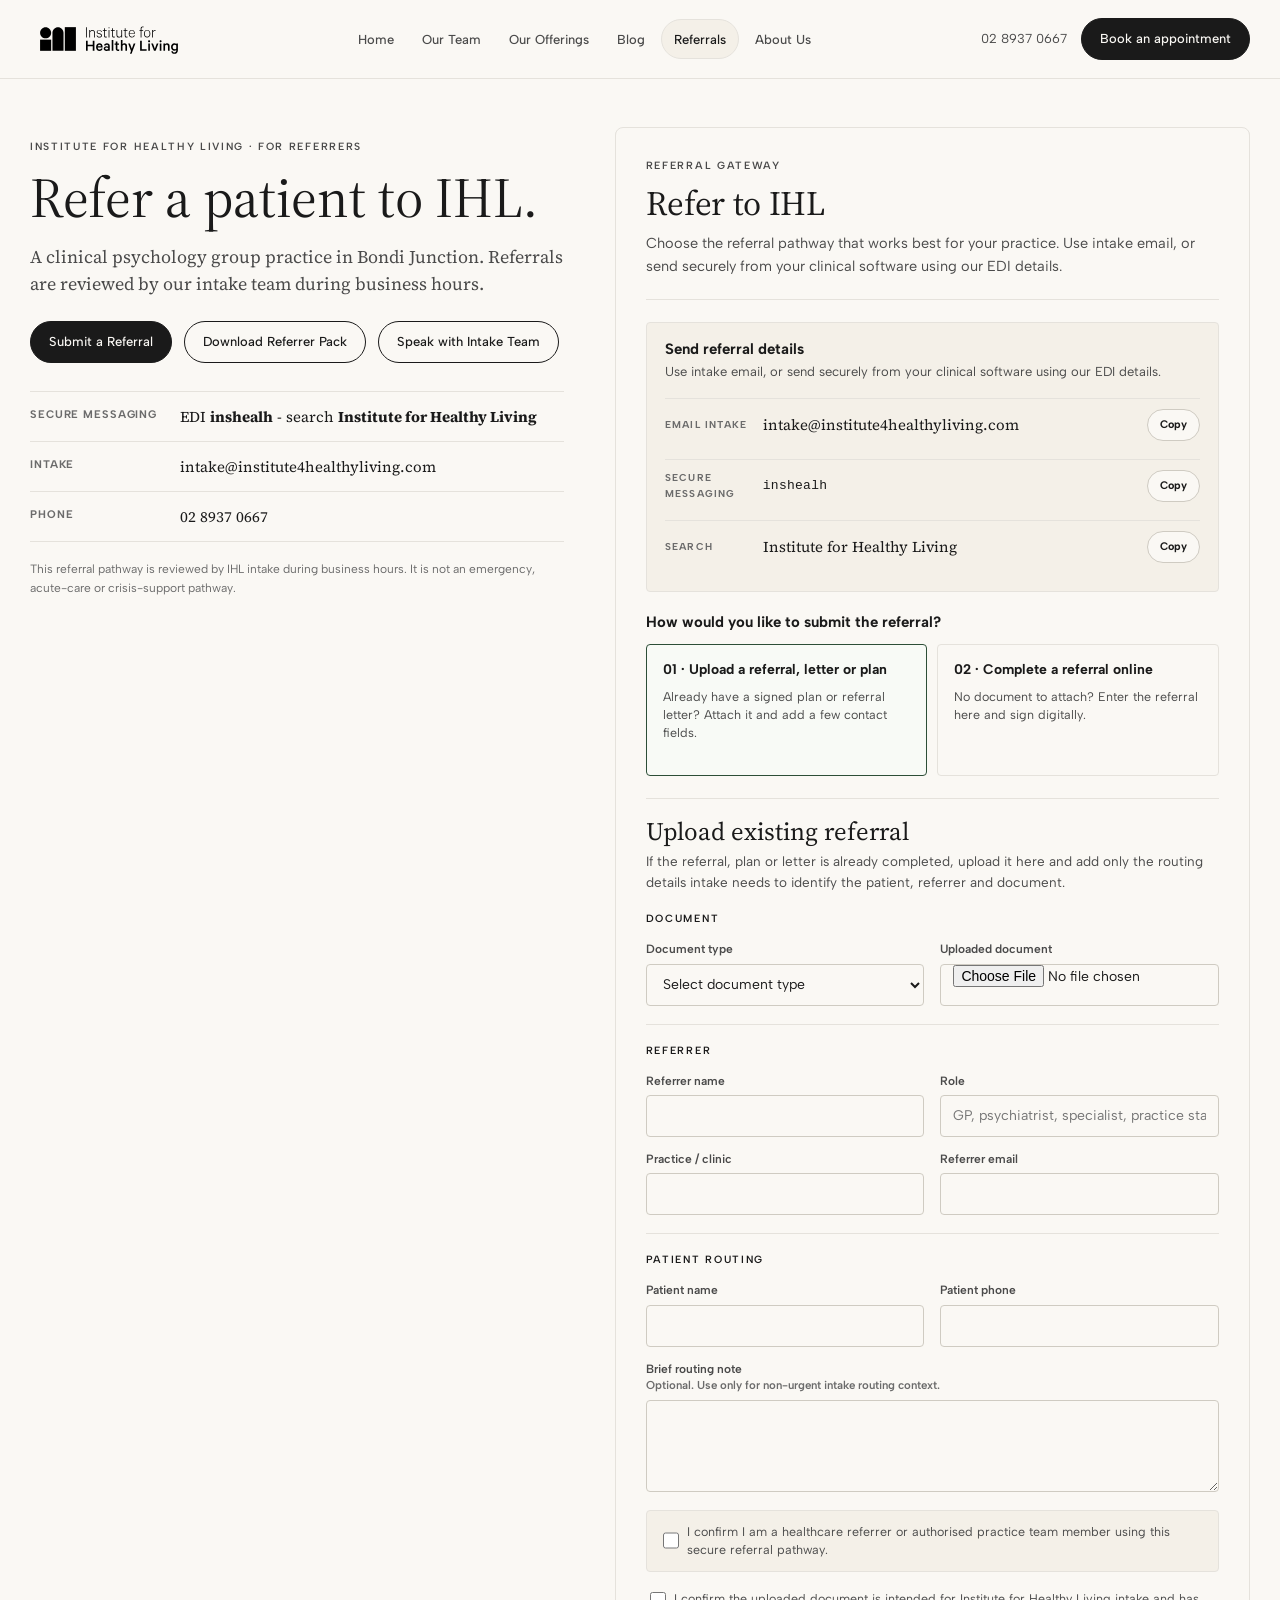
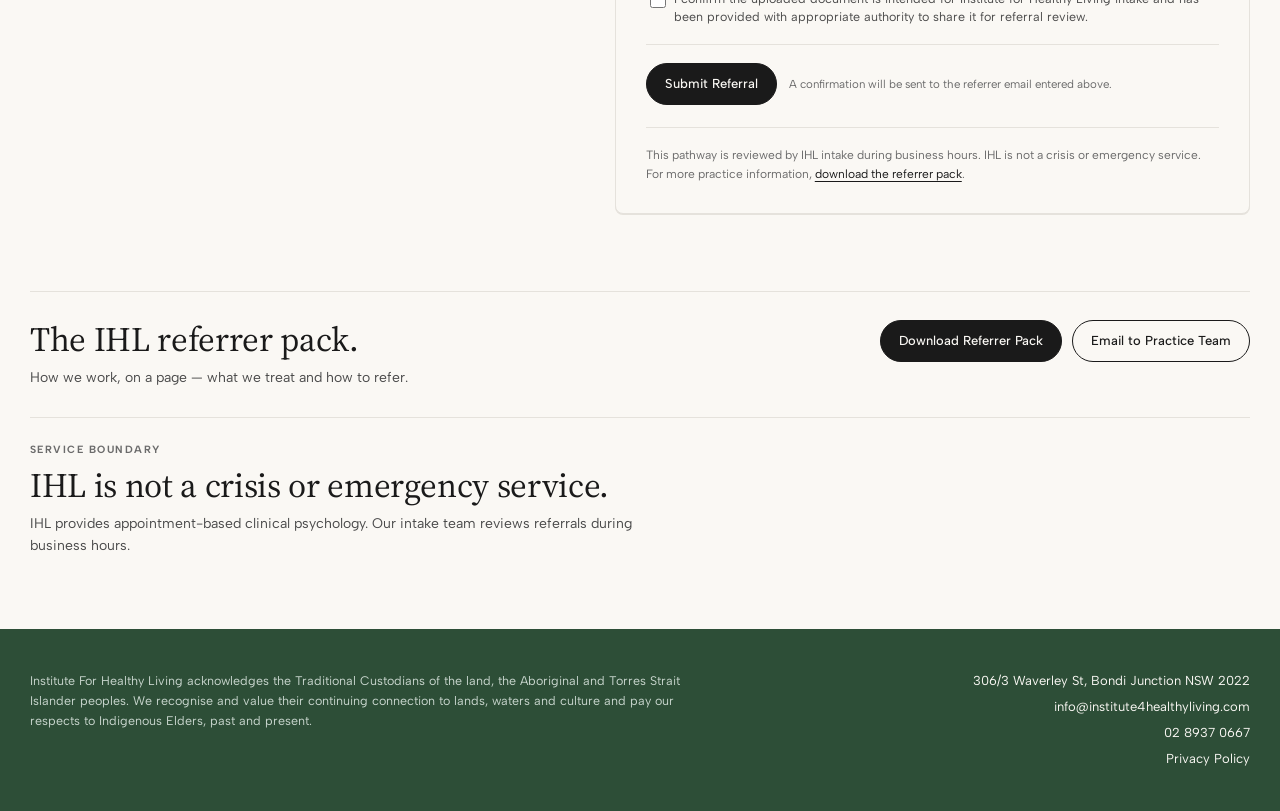
<file: index.html>
<!doctype html>
<html lang="en-AU">
<head>
<meta charset="utf-8" />
<meta name="viewport" content="width=device-width, initial-scale=1" />
<title>Referrals | Institute for Healthy Living</title>
<meta name="description" content="Refer to the Institute for Healthy Living through HealthLink, by uploading an existing referral or plan, or by completing the online referral pathway." />
<link rel="icon" type="image/png" href="IHL_Logomark_Green.png" />
<link rel="stylesheet" href="colors_and_type.css" />
<style>
  html, body { margin: 0; background: var(--ihl-paper); }
  body {
    font-family: var(--sans);
    color: var(--ihl-ink);
    font-size: 16px;
    line-height: 1.55;
  }
  a { color: inherit; }
  button, input, select, textarea { font: inherit; }
  button { cursor: pointer; }

  .skip-link {
    position: absolute;
    left: 16px;
    top: -80px;
    z-index: 100;
    background: var(--ihl-ink);
    color: var(--ihl-paper);
    padding: 10px 14px;
    border-radius: var(--r-2);
    text-decoration: none;
    transition: top var(--dur-fast) var(--ease-standard);
  }
  .skip-link:focus { top: 16px; }

  .site-header {
    position: sticky;
    top: 0;
    z-index: 50;
    background: rgba(250, 248, 244, 0.94);
    backdrop-filter: saturate(140%) blur(12px);
    border-bottom: 1px solid var(--ihl-rule);
  }
  .nav-inner {
    width: min(1220px, calc(100% - 48px));
    min-height: 78px;
    margin: 0 auto;
    display: flex;
    align-items: center;
    justify-content: space-between;
    gap: 24px;
  }
  .brand {
    display: inline-flex;
    align-items: center;
    flex: 0 0 auto;
    text-decoration: none;
  }
  .brand img {
    display: block;
    width: 158px;
    height: auto;
  }
  .primary-nav {
    display: flex;
    align-items: center;
    justify-content: center;
    gap: 4px;
    flex: 1 1 auto;
  }
  .nav-link,
  .nav-group > a {
    display: inline-flex;
    align-items: center;
    min-height: 40px;
    padding: 0 12px;
    border-radius: 999px;
    color: var(--ihl-ink-soft);
    font-size: 13px;
    font-weight: 500;
    line-height: 1;
    text-decoration: none;
    white-space: nowrap;
  }
  .nav-link:hover,
  .nav-group:hover > a,
  .nav-group:focus-within > a {
    color: var(--ihl-ink);
    background: var(--ihl-paper-deep);
  }
  .nav-link.is-active {
    color: var(--ihl-ink);
    background: var(--ihl-paper-deep);
    border: 1px solid var(--ihl-rule);
  }
  .nav-group {
    position: relative;
    display: inline-flex;
  }
  .nav-dropdown {
    position: absolute;
    top: calc(100% + 8px);
    left: 0;
    min-width: 214px;
    display: grid;
    gap: 2px;
    padding: 8px;
    background: var(--ihl-paper);
    border: 1px solid var(--ihl-rule);
    border-radius: var(--r-3);
    box-shadow: var(--shadow-pop);
    opacity: 0;
    pointer-events: none;
    transform: translateY(-4px);
    transition: opacity var(--dur-fast) var(--ease-standard), transform var(--dur-fast) var(--ease-standard);
  }
  .nav-group:hover .nav-dropdown,
  .nav-group:focus-within .nav-dropdown {
    opacity: 1;
    pointer-events: auto;
    transform: translateY(0);
  }
  .nav-dropdown a {
    padding: 10px 12px;
    border-radius: var(--r-2);
    color: var(--ihl-ink-soft);
    font-size: 13px;
    text-decoration: none;
    white-space: nowrap;
  }
  .nav-dropdown a:hover,
  .nav-dropdown a:focus {
    color: var(--ihl-ink);
    background: var(--ihl-paper-deep);
    outline: none;
  }
  .nav-actions {
    display: inline-flex;
    align-items: center;
    gap: 14px;
    flex: 0 0 auto;
  }
  .phone-link {
    color: var(--ihl-ink-soft);
    font-size: 13px;
    text-decoration: none;
    white-space: nowrap;
  }
  .phone-link:hover { color: var(--ihl-ink); }
  .book-link,
  .button-primary,
  .button-secondary {
    display: inline-flex;
    align-items: center;
    justify-content: center;
    min-height: 42px;
    padding: 0 18px;
    border-radius: 999px;
    border: 1px solid var(--ihl-ink);
    font-size: 13px;
    font-weight: 500;
    text-decoration: none;
    transition: background var(--dur-fast) var(--ease-standard), color var(--dur-fast) var(--ease-standard), border-color var(--dur-fast) var(--ease-standard);
  }
  .book-link,
  .button-primary {
    background: var(--ihl-ink);
    color: var(--ihl-paper);
  }
  .book-link:hover,
  .button-primary:hover {
    background: var(--ihl-forest-deep);
    border-color: var(--ihl-forest-deep);
    color: var(--ihl-paper);
  }
  .button-secondary {
    background: transparent;
    color: var(--ihl-ink);
  }
  .button-secondary:hover {
    background: var(--ihl-paper-deep);
    color: var(--ihl-ink);
  }

  .mobile-menu { display: none; }
  .mobile-menu summary {
    list-style: none;
    min-height: 42px;
    padding: 0 14px;
    display: inline-flex;
    align-items: center;
    border: 1px solid var(--ihl-rule-strong);
    border-radius: 999px;
    color: var(--ihl-ink);
    font-size: 13px;
    font-weight: 500;
  }
  .mobile-menu summary::-webkit-details-marker { display: none; }
  .mobile-panel {
    position: absolute;
    left: 24px;
    right: 24px;
    top: 70px;
    display: grid;
    gap: 4px;
    padding: 16px;
    background: var(--ihl-paper);
    border: 1px solid var(--ihl-rule);
    border-radius: var(--r-3);
    box-shadow: var(--shadow-pop);
  }
  .mobile-panel a {
    padding: 10px 12px;
    border-radius: var(--r-2);
    color: var(--ihl-ink-soft);
    font-size: 14px;
    text-decoration: none;
  }
  .mobile-panel a:hover { background: var(--ihl-paper-deep); color: var(--ihl-ink); }
  .mobile-panel .mobile-label {
    padding: 12px 12px 4px;
    color: var(--ihl-ink-mute);
    font-size: 10px;
    font-weight: 700;
    letter-spacing: 0.12em;
    text-transform: uppercase;
  }

  .page {
    width: min(1220px, calc(100% - 48px));
    margin: 0 auto;
  }
  .hero-grid {
    display: grid;
    grid-template-columns: minmax(0, 0.84fr) minmax(420px, 1fr);
    gap: clamp(28px, 4vw, 56px);
    align-items: start;
    padding: clamp(30px, 4vw, 48px) 0 clamp(48px, 6vw, 78px);
  }
  .intro {
    padding-top: 12px;
  }
  .intro .eyebrow,
  .module-eyebrow,
  .section-label {
    font-size: 10.5px;
    font-weight: 600;
    letter-spacing: 0.16em;
    text-transform: uppercase;
    color: var(--ihl-ink-soft);
  }
  .intro h1 {
    max-width: 620px;
    margin: 14px 0 18px;
    font-family: var(--serif);
    font-size: clamp(36px, 4.4vw, 56px);
    font-weight: 400;
    line-height: 1.02;
    letter-spacing: 0;
  }
  .intro .lede {
    max-width: 560px;
    margin: 0 0 24px;
    font-family: var(--serif);
    font-size: clamp(16px, 1.4vw, 19px);
    line-height: 1.48;
    color: var(--ihl-ink-soft);
  }
  .intro-actions {
    display: flex;
    flex-wrap: wrap;
    gap: 12px;
    margin: 0 0 28px;
  }
  .quiet-list {
    display: grid;
    max-width: 560px;
    margin: 0;
    border-top: 1px solid var(--ihl-rule);
  }
  .quiet-row {
    display: grid;
    grid-template-columns: 132px 1fr;
    gap: 18px;
    padding: 14px 0;
    border-bottom: 1px solid var(--ihl-rule);
  }
  .quiet-row dt {
    margin: 0;
    color: var(--ihl-ink-mute);
    font-size: 11px;
    font-weight: 700;
    letter-spacing: 0.08em;
    text-transform: uppercase;
  }
  .quiet-row dd {
    margin: 0;
    color: var(--ihl-ink);
    font-family: var(--serif);
    font-size: 15px;
    line-height: 1.4;
  }
  .quiet-row a {
    color: var(--ihl-ink);
    text-decoration: none;
  }
  .quiet-row a:hover { text-decoration: underline; text-underline-offset: 3px; }
  .boundary-note {
    max-width: 560px;
    margin-top: 18px;
    color: var(--ihl-ink-mute);
    font-size: 12px;
    line-height: 1.55;
  }

  .referral-module {
    background: var(--ihl-paper);
    border: 1px solid var(--ihl-rule);
    border-radius: var(--r-3);
    padding: clamp(20px, 2.7vw, 30px);
    box-shadow: 0 1px 0 var(--ihl-rule);
  }
  .module-head {
    display: grid;
    gap: 10px;
    padding-bottom: 22px;
    border-bottom: 1px solid var(--ihl-rule);
  }
  .module-head h2 {
    margin: 0;
    font-family: var(--serif);
    font-weight: 400;
    font-size: clamp(26px, 2.7vw, 34px);
    line-height: 1.12;
  }
  .module-head p {
    max-width: 560px;
    margin: 0;
    color: var(--ihl-ink-soft);
    font-size: 14.5px;
    line-height: 1.55;
  }
  .referral-details-strip {
    margin: 22px 0;
    padding: 18px;
    background: var(--ihl-paper-deep);
    border: 1px solid var(--ihl-rule);
    border-radius: var(--r-2);
  }
  .referral-details-top {
    display: flex;
    align-items: flex-start;
    justify-content: space-between;
    gap: 18px;
    margin-bottom: 16px;
  }
  .referral-details-top h3 {
    margin: 0 0 4px;
    color: var(--ihl-ink);
    font-family: var(--sans);
    font-size: 15px;
    font-weight: 700;
  }
  .referral-details-top p {
    margin: 0;
    color: var(--ihl-ink-soft);
    font-size: 13px;
    line-height: 1.45;
  }
  .referral-details-grid {
    display: grid;
    gap: 8px;
  }
  .utility-row {
    display: grid;
    grid-template-columns: 86px 1fr auto;
    gap: 12px;
    align-items: center;
    padding: 10px 0;
    border-top: 1px solid var(--ihl-rule);
  }
  .utility-label {
    color: var(--ihl-ink-mute);
    font-size: 10px;
    font-weight: 700;
    letter-spacing: 0.12em;
    text-transform: uppercase;
  }
  .utility-value {
    min-width: 0;
    color: var(--ihl-ink);
    font-family: var(--serif);
    font-size: 15px;
    overflow-wrap: anywhere;
  }
  .utility-value.mono {
    font-family: var(--mono);
    font-size: 13px;
    letter-spacing: 0.02em;
  }
  .copy-btn {
    min-height: 32px;
    padding: 0 12px;
    border: 1px solid var(--ihl-rule-strong);
    border-radius: 999px;
    background: var(--ihl-paper);
    color: var(--ihl-ink);
    font-size: 11px;
    font-weight: 700;
  }
  .copy-btn:hover {
    border-color: var(--ihl-ink);
  }

  .route-selector {
    display: grid;
    gap: 12px;
    margin-bottom: 22px;
  }
  .route-selector h3 {
    margin: 0;
    color: var(--ihl-ink);
    font-size: 15px;
    font-weight: 700;
  }
  .route-options {
    display: grid;
    grid-template-columns: repeat(2, minmax(0, 1fr));
    gap: 10px;
  }
  .route-option {
    min-height: 132px;
    display: grid;
    align-content: start;
    gap: 10px;
    padding: 16px;
    border: 1px solid var(--ihl-rule);
    border-radius: var(--r-2);
    background: var(--ihl-paper);
    color: var(--ihl-ink);
    font-size: 14px;
    line-height: 1.4;
    text-align: left;
  }
  .route-option:hover,
  .route-option.is-active {
    border-color: var(--ihl-forest);
    background: #f8faf6;
  }
  .route-option strong {
    display: block;
    font-size: 14px;
    line-height: 1.25;
  }
  .route-option span {
    display: block;
    color: var(--ihl-ink-soft);
    font-size: 12.5px;
    line-height: 1.45;
  }

  .route-form {
    display: none;
    gap: 18px;
    padding-top: 18px;
    border-top: 1px solid var(--ihl-rule);
  }
  .route-form.is-active { display: grid; }
  .form-intro {
    display: grid;
    gap: 6px;
  }
  .form-intro h3 {
    margin: 0;
    font-family: var(--serif);
    font-size: 25px;
    font-weight: 400;
    line-height: 1.15;
  }
  .form-intro p {
    margin: 0;
    color: var(--ihl-ink-soft);
    font-size: 13.5px;
    line-height: 1.55;
  }
  .form-section {
    display: grid;
    grid-template-columns: repeat(2, minmax(0, 1fr));
    gap: 14px 16px;
  }
  .form-section + .form-section {
    padding-top: 18px;
    border-top: 1px solid var(--ihl-rule);
  }
  .section-label {
    grid-column: 1 / -1;
    color: var(--ihl-ink);
  }
  .field {
    display: grid;
    gap: 6px;
  }
  .field.full { grid-column: 1 / -1; }
  .field label,
  .field-label {
    color: var(--ihl-ink-soft);
    font-size: 12px;
    font-weight: 600;
    line-height: 1.35;
  }
  .field small {
    display: block;
    color: var(--ihl-ink-mute);
    font-size: 11.5px;
    line-height: 1.45;
    text-transform: none;
    letter-spacing: 0;
  }
  input,
  select,
  textarea {
    width: 100%;
    min-width: 0;
    border: 1px solid var(--ihl-rule-strong);
    border-radius: var(--r-2);
    background: var(--ihl-paper);
    color: var(--ihl-ink);
    font-size: 14px;
    line-height: 1.4;
  }
  input,
  select {
    min-height: 42px;
    padding: 0 12px;
  }
  textarea {
    min-height: 92px;
    padding: 12px;
    line-height: 1.5;
    resize: vertical;
  }
  input:focus,
  select:focus,
  textarea:focus {
    outline: 2px solid rgba(45, 78, 55, 0.18);
    border-color: var(--ihl-forest);
  }
  .check-grid {
    display: grid;
    grid-template-columns: repeat(2, minmax(0, 1fr));
    gap: 8px;
  }
  .check-card {
    display: flex;
    align-items: flex-start;
    gap: 9px;
    min-height: 42px;
    padding: 10px;
    border: 1px solid var(--ihl-rule);
    border-radius: var(--r-2);
    background: var(--ihl-paper);
    color: var(--ihl-ink-soft);
    font-size: 12.5px;
    line-height: 1.35;
  }
  .check-card input {
    width: 16px;
    min-height: 16px;
    margin-top: 1px;
    flex: 0 0 auto;
  }
  .ack {
    display: grid;
    grid-template-columns: 18px 1fr;
    gap: 10px;
    align-items: flex-start;
    color: var(--ihl-ink-soft);
    font-size: 12.5px;
    line-height: 1.45;
  }
  .ack input {
    width: 16px;
    min-height: 16px;
    margin-top: 2px;
  }
  .security-row {
    display: grid;
    grid-template-columns: 18px 1fr;
    gap: 10px;
    padding: 12px;
    border: 1px solid var(--ihl-rule);
    border-radius: var(--r-2);
    background: var(--ihl-paper-deep);
    color: var(--ihl-ink-soft);
    font-size: 12.5px;
    line-height: 1.45;
  }
  .security-row input {
    width: 16px;
    min-height: 16px;
    margin-top: 2px;
  }
  .form-actions {
    display: flex;
    flex-wrap: wrap;
    align-items: center;
    gap: 12px;
    padding-top: 18px;
    border-top: 1px solid var(--ihl-rule);
  }
  .form-actions .form-meta {
    color: var(--ihl-ink-mute);
    font-size: 11.5px;
    line-height: 1.45;
  }
  .form-status {
    display: none;
    padding: 12px 14px;
    border-radius: var(--r-2);
    font-size: 12.5px;
    line-height: 1.45;
  }
  .form-status.is-on { display: block; }
  .form-status.is-error {
    background: #fff8f3;
    border: 1px solid #e7c8b5;
    color: #6f2c1f;
  }
  .form-status.is-info {
    background: var(--ihl-paper-deep);
    border: 1px solid var(--ihl-rule-strong);
    color: var(--ihl-ink-soft);
  }
  .hp {
    display: none !important;
  }
  .module-footer {
    margin-top: 22px;
    padding-top: 18px;
    border-top: 1px solid var(--ihl-rule);
    color: var(--ihl-ink-mute);
    font-size: 12px;
    line-height: 1.55;
  }
  .module-footer a {
    color: var(--ihl-ink);
    text-decoration: underline;
    text-underline-offset: 3px;
  }

  .pack-section {
    padding: 0 0 72px;
  }
  .pack-grid {
    display: grid;
    grid-template-columns: minmax(0, 1fr) auto;
    gap: 24px;
    align-items: start;
    border-top: 1px solid var(--ihl-rule);
    padding: 28px 0;
    border-bottom: 1px solid var(--ihl-rule);
  }
  .pack-content {
    display: grid;
    gap: 8px;
  }
  .pack-content h2,
  .emergency-boundary h2 {
    margin: 0;
    font-family: var(--serif);
    font-size: clamp(26px, 3vw, 34px);
    font-weight: 400;
    line-height: 1.15;
    color: var(--ihl-ink);
  }
  .pack-content p,
  .emergency-boundary p {
    margin: 0;
    color: var(--ihl-ink-soft);
    font-size: 14px;
    line-height: 1.55;
  }
  .pack-actions {
    display: flex;
    flex-wrap: wrap;
    justify-content: flex-end;
    gap: 10px;
  }
  .emergency-boundary {
    display: grid;
    gap: 8px;
    padding: 24px 0 0;
  }
  .emergency-boundary .boundary-label {
    color: var(--ihl-ink-mute);
    font-size: 10.5px;
    font-weight: 700;
    letter-spacing: 0.14em;
    text-transform: uppercase;
  }

  .site-footer {
    background: var(--ihl-forest);
    color: var(--ihl-on-forest);
  }
  .footer-inner {
    width: min(1220px, calc(100% - 48px));
    margin: 0 auto;
    padding: 42px 0;
    display: grid;
    grid-template-columns: 1fr auto;
    gap: 24px;
    align-items: start;
  }
  .footer-inner p {
    max-width: 680px;
    margin: 0;
    color: var(--ihl-on-forest-mute);
    font-size: 12.5px;
    line-height: 1.6;
  }
  .footer-links {
    display: grid;
    gap: 6px;
    justify-items: end;
    color: var(--ihl-on-forest);
    font-size: 13px;
  }
  .footer-links a {
    color: inherit;
    text-decoration: none;
  }
  .footer-links a:hover {
    text-decoration: underline;
    text-underline-offset: 3px;
  }

  @media (max-width: 1060px) {
    .primary-nav,
    .nav-actions { display: none; }
    .mobile-menu { display: block; }
    .nav-inner { min-height: 70px; }
    .hero-grid {
      grid-template-columns: 1fr;
      gap: 34px;
    }
  }
  @media (max-width: 720px) {
    .nav-inner,
    .page,
    .footer-inner {
      width: min(100% - 32px, 1220px);
    }
    .brand img { width: 138px; }
    .hero-grid {
      gap: 18px;
      padding: 10px 0 48px;
    }
    .intro {
      padding-top: 0;
    }
    .intro h1 {
      font-size: 34px;
    }
    .intro .lede {
      font-size: 16px;
      margin-bottom: 18px;
    }
    .intro-actions {
      gap: 8px;
      margin-bottom: 12px;
    }
    .intro-actions .button-primary,
    .intro-actions .button-secondary {
      min-height: 38px;
      padding: 0 14px;
    }
    .quiet-list,
    .boundary-note {
      display: none;
    }
    .module-head h2 {
      font-size: 27px;
    }
    .module-head {
      gap: 8px;
      padding-bottom: 16px;
    }
    .module-head p {
      font-size: 13px;
    }
    .referral-details-top p {
      display: none;
    }
    .referral-details-top h3 {
      font-size: 14px;
    }
    .referral-details-strip {
      margin: 14px 0;
      padding: 12px;
    }
    .referral-details-top {
      margin-bottom: 4px;
    }
    .referral-details-grid {
      gap: 0;
    }
    .utility-row {
      grid-template-columns: minmax(0, 1fr) auto;
      gap: 4px 10px;
      padding: 7px 0;
    }
    .utility-label {
      grid-column: 1 / -1;
      font-size: 9px;
    }
    .utility-value {
      font-size: 14px;
    }
    .utility-value.mono {
      font-size: 13px;
    }
    .copy-btn {
      min-height: 28px;
      padding: 0 10px;
    }
    .form-intro h3 {
      font-size: 22px;
    }
    .route-options,
    .form-section,
    .pack-grid,
    .footer-inner {
      grid-template-columns: 1fr;
    }
    .route-option { min-height: auto; }
    .quiet-row {
      grid-template-columns: 1fr;
      gap: 6px;
    }
    .copy-btn { justify-self: start; }
    .check-grid { grid-template-columns: 1fr; }
    .pack-actions { justify-content: flex-start; }
    .footer-links { justify-items: start; }
  }
</style>
</head>
<body>
<a class="skip-link" href="#referral-module">Skip to referral options</a>

<header class="site-header">
  <div class="nav-inner">
    <a class="brand" href="https://www.institute4healthyliving.com/" aria-label="Institute for Healthy Living home">
      <img src="assets/logo/IHL_Logo_Black.svg" alt="Institute for Healthy Living" />
    </a>

    <nav class="primary-nav" aria-label="Primary">
      <a class="nav-link" href="https://www.institute4healthyliving.com/">Home</a>
      <a class="nav-link" href="https://www.institute4healthyliving.com/team">Our Team</a>
      <div class="nav-group">
        <a href="https://www.institute4healthyliving.com/our-offering" aria-haspopup="true">Our Offerings</a>
        <div class="nav-dropdown" aria-label="Our Offerings submenu">
          <a href="https://www.institute4healthyliving.com/our-offering#who-we-support">Who We Support</a>
          <a href="https://www.institute4healthyliving.com/our-offering#what-we-support">What We Support</a>
          <a href="https://www.institute4healthyliving.com/our-offering#how-we-support">How We Support</a>
          <a href="https://www.institute4healthyliving.com/fees-and-rates">Fees &amp; Rebates</a>
        </div>
      </div>
      <a class="nav-link" href="https://www.institute4healthyliving.com/blog">Blog</a>
      <a class="nav-link is-active" href="https://www.institute4healthyliving.com/referrals">Referrals</a>
      <div class="nav-group">
        <a href="https://www.institute4healthyliving.com/about-us" aria-haspopup="true">About Us</a>
        <div class="nav-dropdown" aria-label="About Us submenu">
          <a href="https://www.institute4healthyliving.com/about-us#leadership-team">Administration Team</a>
          <a href="https://www.institute4healthyliving.com/about-us#our-values">Our Values</a>
          <a href="https://www.institute4healthyliving.com/careers">Work With Us</a>
        </div>
      </div>
    </nav>

    <div class="nav-actions">
      <a class="phone-link" href="tel:+61289370667">02 8937 0667</a>
      <a class="book-link" href="https://www.institute4healthyliving.com/get-support">Book an appointment</a>
    </div>

    <details class="mobile-menu">
      <summary>Menu</summary>
      <nav class="mobile-panel" aria-label="Mobile primary">
        <a href="https://www.institute4healthyliving.com/">Home</a>
        <a href="https://www.institute4healthyliving.com/team">Our Team</a>
        <a href="https://www.institute4healthyliving.com/our-offering">Our Offerings</a>
        <span class="mobile-label">Our Offerings</span>
        <a href="https://www.institute4healthyliving.com/our-offering#who-we-support">Who We Support</a>
        <a href="https://www.institute4healthyliving.com/our-offering#what-we-support">What We Support</a>
        <a href="https://www.institute4healthyliving.com/our-offering#how-we-support">How We Support</a>
        <a href="https://www.institute4healthyliving.com/fees-and-rates">Fees &amp; Rebates</a>
        <a href="https://www.institute4healthyliving.com/blog">Blog</a>
        <a href="https://www.institute4healthyliving.com/referrals">Referrals</a>
        <a href="https://www.institute4healthyliving.com/about-us">About Us</a>
        <span class="mobile-label">About Us</span>
        <a href="https://www.institute4healthyliving.com/about-us#leadership-team">Administration Team</a>
        <a href="https://www.institute4healthyliving.com/about-us#our-values">Our Values</a>
        <a href="https://www.institute4healthyliving.com/careers">Work With Us</a>
        <a href="tel:+61289370667">02 8937 0667</a>
        <a href="https://www.institute4healthyliving.com/get-support">Book an appointment</a>
      </nav>
    </details>
  </div>
</header>

<main id="main" class="page">
  <section class="hero-grid" aria-labelledby="page-title">
    <div class="intro">
      <div class="eyebrow">Institute for Healthy Living · For referrers</div>
      <h1 id="page-title">Refer a patient to IHL.</h1>
      <p class="lede">A clinical psychology group practice in Bondi Junction. Referrals are reviewed by our intake team during business hours.</p>

      <div class="intro-actions">
        <a class="button-primary" href="#referral-module">Submit a Referral</a>
        <a class="button-secondary" href="referrer-pack.pdf" download data-ihl="pack-download">Download Referrer Pack</a>
        <a class="button-secondary" href="tel:+61289370667">Speak with Intake Team</a>
      </div>

      <dl class="quiet-list" aria-label="Referral contact details">
        <div class="quiet-row">
          <dt>Secure messaging</dt>
          <dd>EDI <strong>inshealh</strong> - search <strong>Institute for Healthy Living</strong></dd>
        </div>
        <div class="quiet-row">
          <dt>Intake</dt>
          <dd><a href="mailto:intake@institute4healthyliving.com">intake@institute4healthyliving.com</a></dd>
        </div>
        <div class="quiet-row">
          <dt>Phone</dt>
          <dd><a href="tel:+61289370667">02 8937 0667</a></dd>
        </div>
      </dl>

      <p class="boundary-note">This referral pathway is reviewed by IHL intake during business hours. It is not an emergency, acute-care or crisis-support pathway.</p>
    </div>

    <section class="referral-module" id="referral-module" aria-labelledby="module-title">
      <header class="module-head">
        <div class="module-eyebrow">Referral gateway</div>
        <h2 id="module-title">Refer to IHL</h2>
        <p>Choose the referral pathway that works best for your practice. Use intake email, or send securely from your clinical software using our EDI details.</p>
      </header>

      <div class="referral-details-strip" aria-labelledby="referral-details-title">
        <div class="referral-details-top">
          <div>
            <h3 id="referral-details-title">Send referral details</h3>
            <p>Use intake email, or send securely from your clinical software using our EDI details.</p>
          </div>
        </div>
        <div class="referral-details-grid">
          <div class="utility-row">
            <span class="utility-label">Email intake</span>
            <span class="utility-value" id="intake-email">intake@institute4healthyliving.com</span>
            <button class="copy-btn" type="button" data-copy="intake@institute4healthyliving.com">Copy</button>
          </div>
          <div class="utility-row">
            <span class="utility-label">Secure messaging</span>
            <span class="utility-value mono" id="edi-value">inshealh</span>
            <button class="copy-btn" type="button" data-copy="inshealh">Copy</button>
          </div>
          <div class="utility-row">
            <span class="utility-label">Search</span>
            <span class="utility-value">Institute for Healthy Living</span>
            <button class="copy-btn" type="button" data-copy="Institute for Healthy Living">Copy</button>
          </div>
        </div>
      </div>

      <div class="route-selector" aria-labelledby="route-title">
        <h3 id="route-title">How would you like to submit the referral?</h3>
        <div class="route-options" role="tablist" aria-label="Referral submission route">
          <button class="route-option is-active" type="button" role="tab" aria-selected="true" aria-controls="upload-form" id="upload-tab" data-route="upload">
            <strong>01 · Upload a referral, letter or plan</strong>
            <span>Already have a signed plan or referral letter? Attach it and add a few contact fields.</span>
          </button>
          <button class="route-option" type="button" role="tab" aria-selected="false" aria-controls="online-form" id="online-tab" data-route="online">
            <strong>02 · Complete a referral online</strong>
            <span>No document to attach? Enter the referral here and sign digitally.</span>
          </button>
        </div>
      </div>

      <form class="route-form is-active" id="upload-form" data-route-form="upload" aria-labelledby="upload-heading" novalidate>
        <input type="hidden" name="submission_route" value="upload_existing_document" />
        <input type="hidden" name="security_label" value="confidential_referral_intake" />
        <div class="form-intro">
          <h3 id="upload-heading">Upload existing referral</h3>
          <p>If the referral, plan or letter is already completed, upload it here and add only the routing details intake needs to identify the patient, referrer and document.</p>
        </div>

        <div class="form-section">
          <div class="section-label">Document</div>
          <div class="field">
            <label for="upload-document-type">Document type</label>
            <select id="upload-document-type" name="document_type" required>
              <option value="">Select document type</option>
              <option>MHTP</option>
              <option>EDTP</option>
              <option>CDM</option>
              <option>PAMP</option>
              <option>Psychiatrist Referral Letter</option>
              <option>Paediatrician Referral Letter</option>
            </select>
          </div>
          <div class="field">
            <label for="upload-attachment">Uploaded document</label>
            <input id="upload-attachment" name="attachment" type="file" accept=".pdf,.doc,.docx,.jpg,.jpeg,.png" required />
          </div>
        </div>

        <div class="form-section">
          <div class="section-label">Referrer</div>
          <div class="field">
            <label for="upload-referrer-name">Referrer name</label>
            <input id="upload-referrer-name" name="referrer_name" type="text" autocomplete="name" required />
          </div>
          <div class="field">
            <label for="upload-referrer-role">Role</label>
            <input id="upload-referrer-role" name="referrer_role" type="text" placeholder="GP, psychiatrist, specialist, practice staff" required />
          </div>
          <div class="field">
            <label for="upload-practice">Practice / clinic</label>
            <input id="upload-practice" name="practice" type="text" required />
          </div>
          <div class="field">
            <label for="upload-referrer-email">Referrer email</label>
            <input id="upload-referrer-email" name="referrer_email" type="email" autocomplete="email" required />
          </div>
        </div>

        <div class="form-section">
          <div class="section-label">Patient routing</div>
          <div class="field">
            <label for="upload-patient-name">Patient name</label>
            <input id="upload-patient-name" name="patient_name" type="text" required />
          </div>
          <div class="field">
            <label for="upload-patient-phone">Patient phone</label>
            <input id="upload-patient-phone" name="patient_phone" type="tel" autocomplete="tel" required />
          </div>
          <div class="field full">
            <label for="upload-note">Brief routing note <small>Optional. Use only for non-urgent intake routing context.</small></label>
            <textarea id="upload-note" name="routing_note" rows="3"></textarea>
          </div>
        </div>

        <label class="security-row">
          <input type="checkbox" name="human_check" required />
          <span>I confirm I am a healthcare referrer or authorised practice team member using this secure referral pathway.</span>
        </label>
        <label class="ack">
          <input type="checkbox" name="acknowledgement" required />
          <span>I confirm the uploaded document is intended for Institute for Healthy Living intake and has been provided with appropriate authority to share it for referral review.</span>
        </label>
        <div class="hp" aria-hidden="true">
          <label>Leave blank <input type="text" name="website" tabindex="-1" autocomplete="off" /></label>
        </div>
        <div class="form-status" role="alert"></div>
        <div class="form-actions">
          <button class="button-primary" type="submit">Submit Referral</button>
          <span class="form-meta">A confirmation will be sent to the referrer email entered above.</span>
        </div>
      </form>

      <form class="route-form" id="online-form" data-route-form="online" aria-labelledby="online-heading" novalidate>
        <input type="hidden" name="submission_route" value="complete_referral_online" />
        <input type="hidden" name="security_label" value="confidential_referral_intake" />
        <input type="hidden" name="signature_timestamp_local" data-signature-timestamp />
        <div class="form-intro">
          <h3 id="online-heading">Complete referral online</h3>
          <p>Use this option when you want the secure online form to carry the referral details.</p>
        </div>

        <div class="form-section">
          <div class="section-label">Patient</div>
          <div class="field">
            <label for="online-patient-name">Patient name</label>
            <input id="online-patient-name" name="patient_name" type="text" required />
          </div>
          <div class="field">
            <label for="online-dob">Date of birth</label>
            <input id="online-dob" name="dob" type="date" required />
          </div>
          <div class="field">
            <label for="online-address">Address / suburb</label>
            <input id="online-address" name="address_suburb" type="text" required />
          </div>
          <div class="field">
            <label for="online-phone">Patient phone</label>
            <input id="online-phone" name="patient_phone" type="tel" required />
          </div>
        </div>

        <div class="form-section">
          <div class="section-label">Referral details</div>
          <div class="field">
            <label for="online-referral-date">Referral date</label>
            <input id="online-referral-date" name="referral_date" type="date" required />
          </div>
          <div class="field">
            <label for="online-plan-type">Plan / referral type</label>
            <select id="online-plan-type" name="plan_type" required>
              <option value="">Select type</option>
              <option>MHTP</option>
              <option>PAMP</option>
              <option>EDTP</option>
              <option>CDM</option>
              <option>Psychiatrist Referral Letter</option>
              <option>Paediatrician Referral Letter</option>
              <option>Private / no plan</option>
              <option>Other</option>
            </select>
          </div>
          <div class="field">
            <label for="online-sessions">Sessions requested or remaining</label>
            <input id="online-sessions" name="sessions_requested_or_remaining" type="text" placeholder="e.g. 6 sessions requested" required />
          </div>
          <div class="field">
            <span class="field-label">Therapy type</span>
            <div class="check-grid" data-required-group="therapy_type">
              <label class="check-card"><input type="checkbox" name="therapy_type" value="Individual" /> Individual</label>
              <label class="check-card"><input type="checkbox" name="therapy_type" value="Couples" /> Couples</label>
              <label class="check-card"><input type="checkbox" name="therapy_type" value="Parenting / family context" /> Parenting / family context</label>
              <label class="check-card"><input type="checkbox" name="therapy_type" value="Group" /> Group</label>
            </div>
          </div>
        </div>

        <div class="form-section">
          <div class="section-label">Clinical context</div>
          <div class="field full">
            <span class="field-label">Patient concern / risk context</span>
            <small>All referrals are reviewed promptly. This helps intake understand what to notice clinically.</small>
            <div class="check-grid" role="radiogroup" aria-label="Patient concern / risk context">
              <label class="check-card"><input type="radio" name="risk_context" value="none" required /> No additional concern flagged.</label>
              <label class="check-card"><input type="radio" name="risk_context" value="additional" /> Additional clinical context.</label>
              <label class="check-card"><input type="radio" name="risk_context" value="higher" /> Higher clinical concern.</label>
              <label class="check-card"><input type="radio" name="risk_context" value="discussion" /> Referrer discussion requested.</label>
            </div>
          </div>
          <div class="field full">
            <label for="online-presenting">Symptoms / presenting concerns</label>
            <textarea id="online-presenting" name="presenting_concerns" rows="4" required></textarea>
          </div>
          <div class="field full">
            <label for="online-diagnosis">Diagnosis and medications, if known</label>
            <textarea id="online-diagnosis" name="diagnosis_medications" rows="3"></textarea>
          </div>
          <div class="field full">
            <label for="online-risk-note">Brief note for intake <small>Required if additional clinical context, higher clinical concern or referrer discussion is selected, unless an attachment is included.</small></label>
            <textarea id="online-risk-note" name="risk_note" rows="3"></textarea>
          </div>
          <div class="field full">
            <label for="online-attachment">Attach referral / plan / letter <small>Optional here, unless used instead of a risk-context note.</small></label>
            <input id="online-attachment" name="attachment" type="file" accept=".pdf,.doc,.docx,.jpg,.jpeg,.png" />
          </div>
        </div>

        <div class="form-section">
          <div class="section-label">Referrer</div>
          <div class="field">
            <label for="online-provider-number">Provider number</label>
            <input id="online-provider-number" name="provider_number" type="text" required />
          </div>
          <div class="field">
            <label for="online-referrer-name">Referrer name</label>
            <input id="online-referrer-name" name="referrer_name" type="text" autocomplete="name" required />
          </div>
          <div class="field">
            <label for="online-role">Profession / role</label>
            <input id="online-role" name="profession_role" type="text" required />
          </div>
          <div class="field">
            <label for="online-practice">Practice / clinic</label>
            <input id="online-practice" name="practice" type="text" required />
          </div>
          <div class="field">
            <label for="online-email">Referrer email</label>
            <input id="online-email" name="referrer_email" type="email" autocomplete="email" required />
          </div>
          <div class="field">
            <label for="online-referrer-phone">Referrer phone</label>
            <input id="online-referrer-phone" name="referrer_phone" type="tel" required />
          </div>
          <div class="field full">
            <label for="online-signature">Typed / electronic signature</label>
            <input id="online-signature" name="signature" type="text" required />
            <small>By typing your name, you electronically sign this referral. The secure intake workflow records the submission date and time.</small>
          </div>
        </div>

        <label class="security-row">
          <input type="checkbox" name="human_check" required />
          <span>I confirm I am a healthcare referrer or authorised practice team member using this secure referral pathway.</span>
        </label>
        <label class="ack">
          <input type="checkbox" name="acknowledgement" required />
          <span>I confirm this referral is intended for Institute for Healthy Living intake and that the information provided is accurate to the best of my knowledge.</span>
        </label>
        <div class="hp" aria-hidden="true">
          <label>Leave blank <input type="text" name="website" tabindex="-1" autocomplete="off" /></label>
        </div>
        <div class="form-status" role="alert"></div>
        <div class="form-actions">
          <button class="button-primary" type="submit">Submit Referral</button>
          <span class="form-meta">Referral information is submitted securely to IHL intake.</span>
        </div>
      </form>

      <div class="module-footer">
        This pathway is reviewed by IHL intake during business hours. IHL is not a crisis or emergency service. For more practice information, <a href="referrer-pack.pdf" download data-ihl="pack-download">download the referrer pack</a>.
      </div>
    </section>
  </section>

  <section class="pack-section" aria-label="Referrer pack and pathway notes">
    <div class="pack-grid">
      <div class="pack-content">
        <h2>The IHL referrer pack.</h2>
        <p>How we work, on a page — what we treat and how to refer.</p>
      </div>
      <div class="pack-actions">
        <a class="button-primary" href="referrer-pack.pdf" download data-ihl="pack-download">Download Referrer Pack</a>
        <a class="button-secondary" href="mailto:?subject=IHL%20referrer%20information&body=Sharing%20the%20Institute%20for%20Healthy%20Living%20referral%20pathway%3A%0Ahttps%3A%2F%2Fwww.institute4healthyliving.com%2Freferrals">Email to Practice Team</a>
      </div>
    </div>
    <div class="emergency-boundary">
      <div class="boundary-label">Service boundary</div>
      <h2>IHL is not a crisis or emergency service.</h2>
      <p>IHL provides appointment-based clinical psychology. Our intake team reviews referrals during business hours.</p>
    </div>
  </section>
</main>

<footer class="site-footer">
  <div class="footer-inner">
    <p>Institute For Healthy Living acknowledges the Traditional Custodians of the land, the Aboriginal and Torres Strait Islander peoples. We recognise and value their continuing connection to lands, waters and culture and pay our respects to Indigenous Elders, past and present.</p>
    <div class="footer-links">
      <a href="https://maps.app.goo.gl/p14a51c6bTYyn36G9">306/3 Waverley St, Bondi Junction NSW 2022</a>
      <a href="mailto:info@institute4healthyliving.com">info@institute4healthyliving.com</a>
      <a href="tel:+61289370667">02 8937 0667</a>
      <a href="https://www.institute4healthyliving.com/privacy-policy">Privacy Policy</a>
    </div>
  </div>
</footer>

<script>
  (function () {
    var connectedForPublicSubmission = false;
    var disconnectedMessage = 'Online submission is not yet connected on this preview. Please use HealthLink EDI inshealh or email intake@institute4healthyliving.com until the approved secure intake destination is connected in Webflow.';

    document.querySelectorAll('[data-copy]').forEach(function (button) {
      button.addEventListener('click', function () {
        var value = button.getAttribute('data-copy');
        var label = button.textContent;
        if (navigator.clipboard && navigator.clipboard.writeText) {
          navigator.clipboard.writeText(value).catch(function () {});
        }
        button.textContent = 'Copied';
        setTimeout(function () { button.textContent = label; }, 1400);
      });
    });

    var routeButtons = document.querySelectorAll('[data-route]');
    var forms = document.querySelectorAll('[data-route-form]');
    routeButtons.forEach(function (button) {
      button.addEventListener('click', function () {
        var route = button.getAttribute('data-route');
        routeButtons.forEach(function (item) {
          var active = item === button;
          item.classList.toggle('is-active', active);
          item.setAttribute('aria-selected', active ? 'true' : 'false');
        });
        forms.forEach(function (form) {
          form.classList.toggle('is-active', form.getAttribute('data-route-form') === route);
        });
      });
    });

    function status(form, kind, message) {
      var box = form.querySelector('.form-status');
      if (!box) return;
      box.className = 'form-status is-on is-' + kind;
      box.textContent = message;
      box.scrollIntoView({ behavior: 'smooth', block: 'center' });
    }

    function hasChecked(form, name) {
      return !!form.querySelector('input[name="' + name + '"]:checked');
    }

    function fileCount(input) {
      return input && input.files ? input.files.length : 0;
    }

    forms.forEach(function (form) {
      form.addEventListener('submit', function (event) {
        event.preventDefault();

        if (form.elements.website && form.elements.website.value.trim() !== '') {
          return;
        }

        var signatureTimestamp = form.querySelector('[data-signature-timestamp]');
        if (signatureTimestamp) {
          signatureTimestamp.value = new Date().toISOString();
        }

        if (!form.checkValidity()) {
          form.reportValidity();
          return;
        }

        if (form.id === 'online-form') {
          if (!hasChecked(form, 'therapy_type')) {
            status(form, 'error', 'Please select at least one therapy type.');
            return;
          }

          var risk = form.querySelector('input[name="risk_context"]:checked');
          var riskValue = risk ? risk.value : '';
          var note = form.querySelector('#online-risk-note');
          var attachment = form.querySelector('#online-attachment');
          var referrerPhone = form.querySelector('#online-referrer-phone');
          var needsContext = riskValue === 'additional' || riskValue === 'higher' || riskValue === 'discussion';

          if (needsContext && !note.value.trim() && fileCount(attachment) === 0) {
            status(form, 'error', 'Please add a short note for intake or attach the referral, plan or letter.');
            note.focus();
            return;
          }

          if (riskValue === 'discussion' && !referrerPhone.value.trim()) {
            status(form, 'error', 'Please provide a direct referrer phone or mobile number for discussion requests.');
            referrerPhone.focus();
            return;
          }
        }

        if (!connectedForPublicSubmission) {
          status(form, 'info', disconnectedMessage);
          return;
        }

        status(form, 'info', 'Thank you. Your referral has been received by the IHL intake team and will be reviewed during business hours.');
      });
    });
  })();
</script>
</body>
</html>
</file>
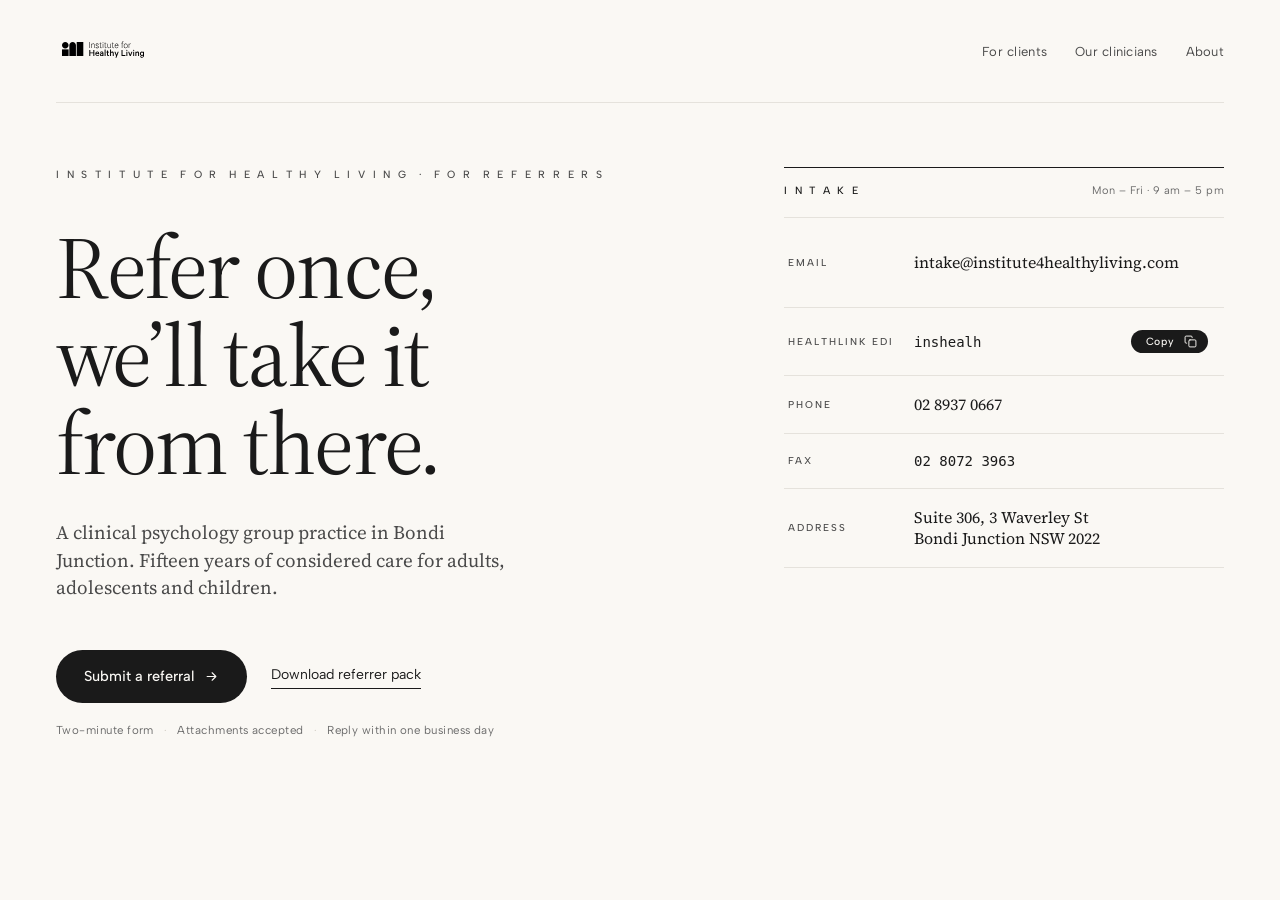
<file: publish/index.html>
<!doctype html>
<html lang="en-AU">
<head>
<meta charset="utf-8" />
<meta name="viewport" content="width=device-width, initial-scale=1" />
<title>For Referrers — Institute for Healthy Living</title>
<meta name="description" content="A clinical psychology group practice in Bondi Junction. Refer once, we'll take it from there. Submit referrals via HealthLink, intake email, fax or the online form." />
<link rel="stylesheet" href="colors_and_type.css" />
<style>
  html, body { margin: 0; background: var(--ihl-paper); }
  body { font-family: var(--sans); color: var(--ihl-ink); }
  .page {
    min-height: 100vh;
    max-width: 1280px;
    margin: 0 auto;
    padding: 36px 56px 56px;
    display: flex; flex-direction: column;
  }
  .nav {
    display: flex; align-items: center; justify-content: space-between;
    padding-bottom: 32px; border-bottom: 1px solid var(--ihl-rule);
  }
  .nav img { height: 26px; }
  .nav nav { display: flex; gap: 28px; }
  .nav nav a {
    text-decoration: none; color: var(--ihl-ink-soft);
    font-size: 13px; letter-spacing: 0.02em;
    transition: color 180ms;
  }
  .nav nav a:hover { color: var(--ihl-ink); }

  .body {
    flex: 1;
    display: grid; grid-template-columns: 1fr 440px; gap: 80px;
    padding-top: 64px;
  }

  .eyebrow {
    font-size: 10.5px; font-weight: 500;
    letter-spacing: 0.22em; color: var(--ihl-ink-soft);
    text-transform: uppercase; margin-bottom: 40px;
  }
  .display {
    font-family: var(--serif);
    font-weight: 400;
    font-size: clamp(56px, 7.2vw, 88px); line-height: 1.0;
    letter-spacing: -0.022em;
    margin: 0 0 32px;
    text-wrap: balance;
  }
  .sub {
    font-family: var(--serif);
    font-size: 19px; line-height: 1.45;
    color: var(--ihl-ink-soft);
    max-width: 460px; margin: 0 0 48px;
  }
  .cta-row { display: flex; align-items: center; gap: 24px; flex-wrap: wrap; }
  .cta {
    display: inline-flex; align-items: center; gap: 10px;
    background: var(--ihl-ink); color: var(--ihl-paper);
    padding: 15px 28px; border-radius: 999px;
    text-decoration: none; font-size: 14.5px; font-weight: 500;
    transition: gap 220ms cubic-bezier(0.2,0,0,1), background 180ms, transform 220ms;
  }
  .cta:hover { background: #000; gap: 14px; }
  .cta:active { transform: scale(0.98); }
  .cta-secondary {
    font-size: 14px; color: var(--ihl-ink);
    text-decoration: none;
    border-bottom: 1px solid var(--ihl-ink);
    padding-bottom: 2px;
    transition: opacity 180ms;
  }
  .cta-secondary:hover { opacity: 0.65; }
  .cta-meta {
    margin-top: 18px;
    display: inline-flex; align-items: center; gap: 10px; flex-wrap: wrap;
    font-size: 11.5px;
    letter-spacing: 0.04em;
    color: var(--ihl-ink-mute);
  }
  .cta-meta .sep { color: var(--ihl-rule-strong); }

  .ledger {
    align-self: start;
    border-top: 1px solid var(--ihl-ink);
  }
  .ledger-head {
    display: flex; justify-content: space-between; align-items: baseline;
    padding: 14px 0 18px;
    border-bottom: 1px solid var(--ihl-rule);
  }
  .ledger-eyebrow {
    font-size: 10.5px; letter-spacing: 0.22em; text-transform: uppercase;
    color: var(--ihl-ink); font-weight: 500;
  }
  .ledger-hours {
    font-size: 11px; color: var(--ihl-ink-mute);
    letter-spacing: 0.04em;
  }
  .row {
    position: relative;
    display: grid;
    grid-template-columns: 110px 1fr auto;
    gap: 16px; align-items: center;
    padding: 18px 12px 18px 4px;
    border-bottom: 1px solid var(--ihl-rule);
    text-decoration: none; color: var(--ihl-ink);
    transition: padding 220ms cubic-bezier(0.2,0,0,1);
    cursor: pointer;
  }
  .row::before {
    content: ""; position: absolute; left: 0; top: 0; bottom: 0;
    width: 0; background: var(--ihl-ink);
    transition: width 220ms cubic-bezier(0.2,0,0,1);
  }
  .row:hover::before { width: 3px; }
  .row:hover { padding-left: 14px; }
  .row--copy { cursor: default; }
  .row--copy:hover { padding-left: 4px; }
  .row--copy:hover::before { width: 0; }
  .row-label {
    font-size: 10px; letter-spacing: 0.2em; text-transform: uppercase;
    color: var(--ihl-ink-soft); font-weight: 500;
  }
  .row-val {
    font-family: var(--serif);
    font-size: 16px; line-height: 1.3;
    color: var(--ihl-ink);
  }
  .row-val--mono {
    font-family: var(--mono, ui-monospace, Menlo, monospace);
    font-size: 14px;
  }
  .row-hint {
    display: inline-flex; align-items: center; gap: 6px;
    font-size: 11px; letter-spacing: 0.06em;
    color: var(--ihl-ink-soft);
    opacity: 0; transform: translateX(-6px);
    transition: opacity 220ms, transform 220ms cubic-bezier(0.2,0,0,1);
  }
  .row:hover .row-hint { opacity: 1; transform: translateX(0); }
  .row--copy .row-hint { opacity: 1; transform: none; }

  /* copy chip */
  .edi-copy {
    display: inline-flex; align-items: center; gap: 8px;
    background: transparent; border: 0;
    padding: 4px 4px 4px 10px; border-radius: 999px;
    cursor: pointer; font-family: var(--sans); color: var(--ihl-ink);
  }
  .edi-copy__action {
    display: inline-flex; align-items: center; gap: 6px;
    background: var(--ihl-ink); color: var(--ihl-paper);
    padding: 5px 11px; border-radius: 999px;
    font-size: 10.5px; font-weight: 500; letter-spacing: 0.06em;
    transition: background 180ms;
  }
  .edi-copy:hover .edi-copy__action { background: #000; }
  .edi-copy__text { min-width: 36px; text-align: center; transition: color 120ms; }
  .edi-copy__text.is-copied { color: var(--ihl-cream); }

  @media (max-width: 900px) {
    .page { padding: 24px 24px 40px; }
    .body { grid-template-columns: 1fr; gap: 56px; padding-top: 40px; }
    .nav nav { display: none; }
  }
</style>
</head>
<body>
<div class="page">
  <header class="nav">
    <a href="/" aria-label="Institute for Healthy Living"><img src="assets/logo/IHL_Logo_Black.svg" alt="Institute for Healthy Living" /></a>
    <nav>
      <a href="/for-clients">For clients</a>
      <a href="/our-clinicians">Our clinicians</a>
      <a href="/about">About</a>
    </nav>
  </header>

  <div class="body">
    <section>
      <div class="eyebrow">I N S T I T U T E&nbsp;&nbsp;F O R&nbsp;&nbsp;H E A L T H Y&nbsp;&nbsp;L I V I N G&nbsp;&nbsp;·&nbsp;&nbsp;F O R&nbsp;&nbsp;R E F E R R E R S</div>
      <h1 class="display">Refer once,<br/>we&rsquo;ll take it<br/>from there.</h1>
      <p class="sub">A clinical psychology group practice in Bondi Junction. Fifteen years of considered care for adults, adolescents and children.</p>
      <div class="cta-row">
        <a href="/referrals" class="cta">
          <span>Submit a referral</span>
          <svg width="15" height="15" viewBox="0 0 24 24" fill="none" stroke="currentColor" stroke-width="1.75" stroke-linecap="round" stroke-linejoin="round"><path d="M5 12h14M13 6l6 6-6 6"/></svg>
        </a>
        <a href="/referrer-pack.pdf" class="cta-secondary" download>Download referrer pack</a>
      </div>
      <div class="cta-meta">
        <span>Two-minute form</span>
        <span class="sep" aria-hidden="true">·</span>
        <span>Attachments accepted</span>
        <span class="sep" aria-hidden="true">·</span>
        <span>Reply within one business day</span>
      </div>
    </section>

    <aside class="ledger">
      <div class="ledger-head">
        <span class="ledger-eyebrow">I N T A K E</span>
        <span class="ledger-hours">Mon – Fri · 9 am – 5 pm</span>
      </div>

      <a href="mailto:intake@institute4healthyliving.com" class="row">
        <div class="row-label">Email</div>
        <div class="row-val">intake@institute4healthyliving.com</div>
        <div class="row-hint">
          <span>Open in mail</span>
          <svg width="13" height="13" viewBox="0 0 24 24" fill="none" stroke="currentColor" stroke-width="1.75" stroke-linecap="round" stroke-linejoin="round"><path d="M7 17L17 7M9 7h8v8"/></svg>
        </div>
      </a>

      <div class="row row--copy">
        <div class="row-label">HealthLink EDI</div>
        <div class="row-val row-val--mono">inshealh</div>
        <div class="row-hint">
          <button type="button" class="edi-copy" data-copy="inshealh" aria-label="Copy HealthLink EDI: inshealh">
            <span class="edi-copy__action">
              <span class="edi-copy__text">Copy</span>
              <svg width="13" height="13" viewBox="0 0 24 24" fill="none" stroke="currentColor" stroke-width="1.75" stroke-linecap="round" stroke-linejoin="round" class="edi-copy__icon"><rect x="9" y="9" width="13" height="13" rx="2"></rect><path d="M5 15H4a2 2 0 0 1-2-2V4a2 2 0 0 1 2-2h9a2 2 0 0 1 2 2v1"></path></svg>
            </span>
          </button>
        </div>
      </div>

      <a href="tel:+61289370667" class="row">
        <div class="row-label">Phone</div>
        <div class="row-val">02 8937 0667</div>
        <div class="row-hint">
          <span>Call</span>
          <svg width="13" height="13" viewBox="0 0 24 24" fill="none" stroke="currentColor" stroke-width="1.75" stroke-linecap="round" stroke-linejoin="round"><path d="M22 16.92v3a2 2 0 0 1-2.18 2 19.79 19.79 0 0 1-8.63-3.07 19.5 19.5 0 0 1-6-6 19.79 19.79 0 0 1-3.07-8.67A2 2 0 0 1 4.11 2h3a2 2 0 0 1 2 1.72c.13.9.37 1.78.72 2.62a2 2 0 0 1-.45 2.11L8.09 9.91a16 16 0 0 0 6 6l1.46-1.29a2 2 0 0 1 2.11-.45c.84.35 1.72.59 2.62.72A2 2 0 0 1 22 16.92z"/></svg>
        </div>
      </a>

      <div class="row row--copy">
        <div class="row-label">Fax</div>
        <div class="row-val row-val--mono">02 8072 3963</div>
        <div class="row-hint"><span>&nbsp;</span></div>
      </div>

      <a href="https://maps.google.com/?q=Suite+306+3+Waverley+St+Bondi+Junction+NSW+2022" target="_blank" rel="noopener" class="row">
        <div class="row-label">Address</div>
        <div class="row-val">Suite 306, 3 Waverley St<br/>Bondi Junction NSW 2022</div>
        <div class="row-hint">
          <span>Maps</span>
          <svg width="13" height="13" viewBox="0 0 24 24" fill="none" stroke="currentColor" stroke-width="1.75" stroke-linecap="round" stroke-linejoin="round"><path d="M7 17L17 7M9 7h8v8"/></svg>
        </div>
      </a>
    </aside>
  </div>
</div>

<script>
  document.querySelectorAll('[data-copy]').forEach(function (btn) {
    btn.addEventListener('click', function (e) {
      e.preventDefault();
      var val = btn.getAttribute('data-copy');
      var tEl = btn.querySelector('.edi-copy__text');
      var iconEl = btn.querySelector('.edi-copy__icon');
      try { navigator.clipboard.writeText(val); } catch (err) {}
      var prev = tEl.textContent;
      tEl.textContent = 'Copied';
      tEl.classList.add('is-copied');
      var prevIcon = iconEl.innerHTML;
      iconEl.innerHTML = '<polyline points="20 6 9 17 4 12"></polyline>';
      setTimeout(function () {
        tEl.textContent = prev;
        tEl.classList.remove('is-copied');
        iconEl.innerHTML = prevIcon;
      }, 1400);
    });
  });
</script>
</body>
</html>
</file>
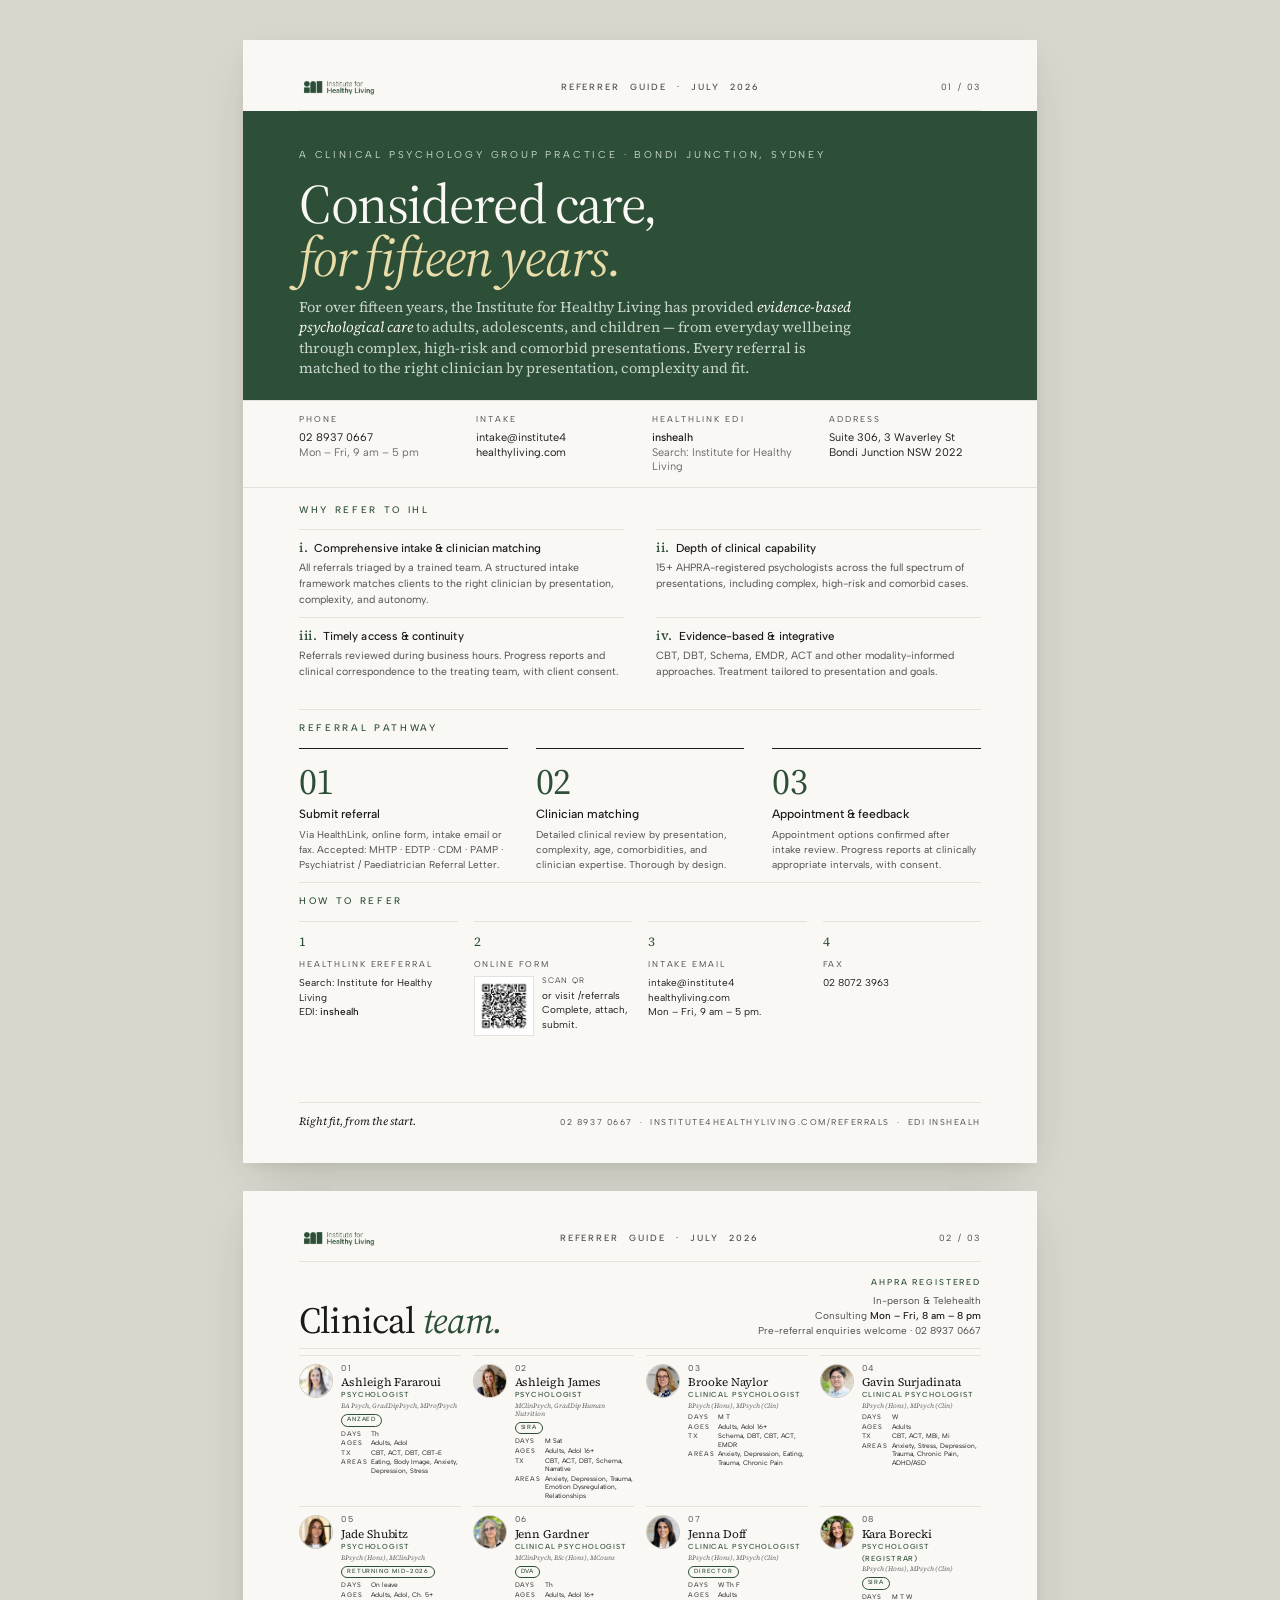
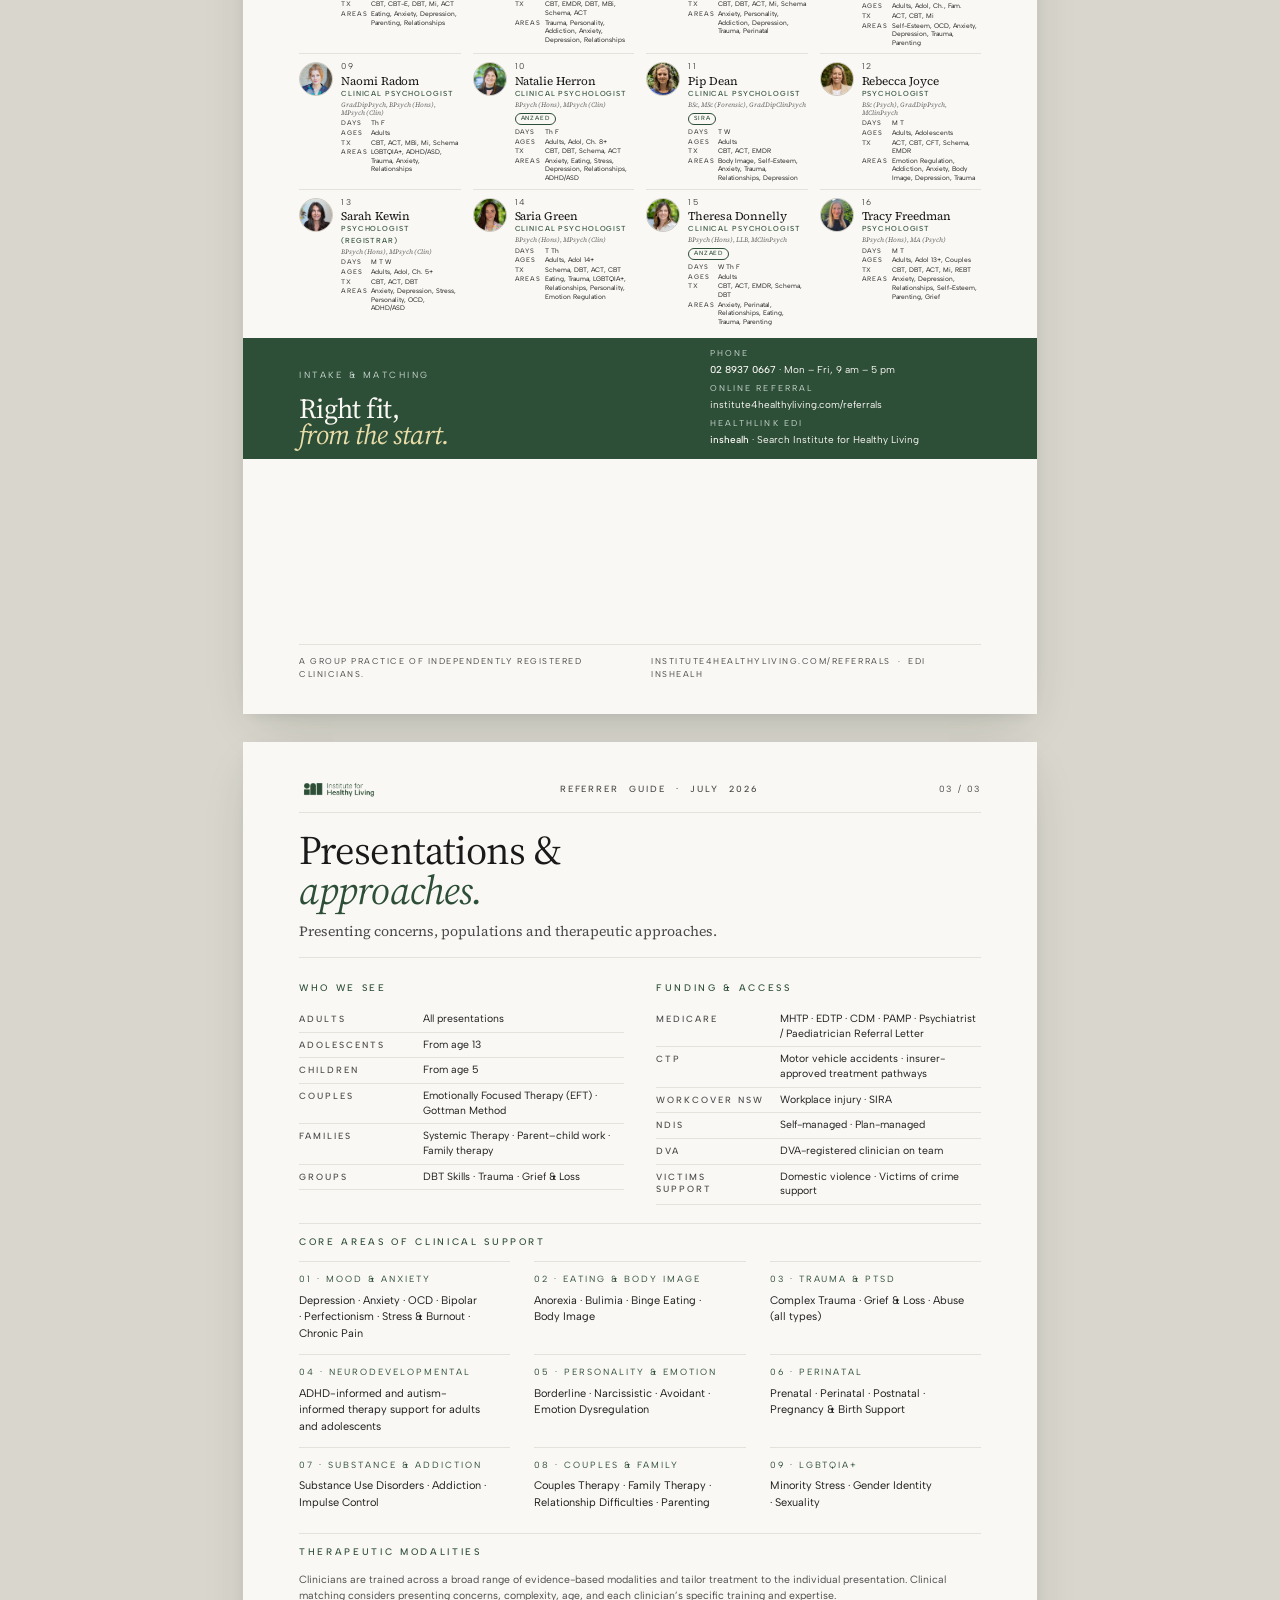
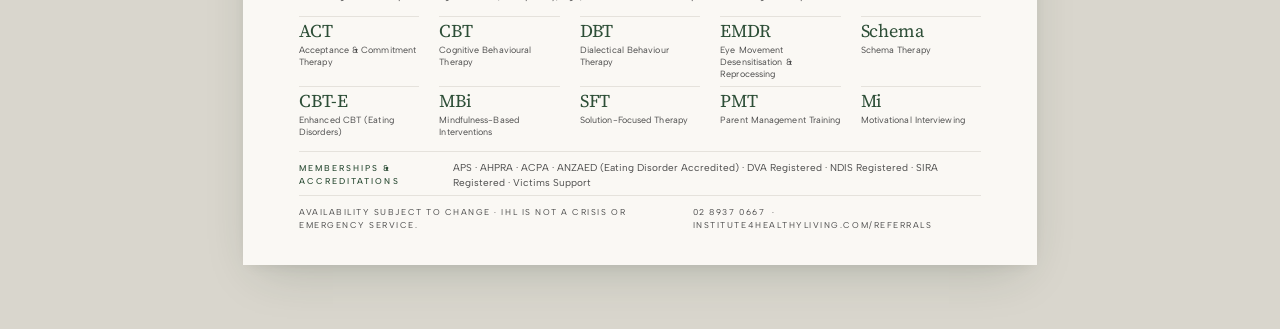
<file: pack.html>
<!doctype html>
<html lang="en-AU">
<head>
<meta charset="utf-8" />
<title>IHL Referrer Pack — July 2026 · with headshots</title>
<link rel="stylesheet" href="colors_and_type.css" />
<script src="image-slot.js"></script>
<style>
  /* =========================================================
     A4 PAGE FRAME — 794×1123 @ 96dpi
     ========================================================= */
  :root {
    --page-w: 794px;
    --page-h: 1123px;
    --pad-x: 56px;
    --pad-t: 36px;
    --pad-b: 32px;

    /* Tweakable display-scale knob (1.0 default; 0.92 compact; 1.08 bold) */
    --scale: 1.0;
    --cover-bg: var(--ihl-paper);
    --cover-fg: var(--ihl-ink);
    --cover-eyebrow: var(--ihl-ink-soft);
    --cover-rule:   var(--ihl-rule);
  }

  html, body { background: #d9d6cd; }
  body {
    margin: 0;
    font-family: var(--sans);
    color: var(--ihl-ink);
    padding: 40px 0 64px;
    display: flex;
    flex-direction: column;
    align-items: center;
    gap: 28px;
  }

  .page {
    width: var(--page-w);
    height: var(--page-h);
    background: var(--ihl-paper);
    position: relative;
    overflow: hidden;
    box-shadow: 0 18px 48px -16px rgba(31,56,38,0.22), 0 4px 14px -6px rgba(0,0,0,0.10);
    padding: var(--pad-t) var(--pad-x) var(--pad-b);
    display: flex;
    flex-direction: column;
  }

  /* =========================================================
     HEADER — universal eyebrow bar
     ========================================================= */
  .head {
    display: flex;
    align-items: center;
    justify-content: space-between;
    padding-bottom: 12px;
    border-bottom: 1px solid var(--ihl-rule);
    color: var(--cover-eyebrow);
  }
  .head .mark {
    display: flex;
    align-items: center;
    gap: 10px;
  }
  .head .mark img { height: 20px; width: auto; display: block; }
  .head .mark .mark-primary,
  .head .mark .mark-logomark,
  .head .mark .mark-wordmark,
  .head .mark .mark-pair { display: none; }
  .head .mark .mark-wordmark,
  .head .mark .mark-pair {
    font-family: var(--serif);
    font-size: 14px;
    line-height: 1;
    letter-spacing: -0.01em;
    color: var(--cover-fg);
  }
  .head .mark .mark-wordmark em,
  .head .mark .mark-pair em { font-style: italic; color: var(--ihl-ink-soft); font-weight: 400; }
  .head .mark .mark-pair { display: none; align-items: center; gap: 8px; }
  .head .mark .mark-pair img { height: 22px; }
  /* Header variants */
  body[data-header="primary"]   .head .mark .mark-primary  { display: block; }
  body[data-header="primary"]   .head .mark img { height: 22px; }
  body[data-header="logomark"]  .head .mark .mark-logomark { display: block; }
  body[data-header="logomark"]  .head .mark img { height: 26px; }
  body[data-header="wordmark"]  .head .mark .mark-wordmark { display: inline-block; }
  body[data-header="pair"]      .head .mark .mark-pair     { display: inline-flex; }
  .eyebar {
    font-family: var(--sans);
    font-weight: 500;
    font-size: 9px;
    letter-spacing: 0.22em;
    text-transform: uppercase;
    color: var(--cover-eyebrow);
    white-space: nowrap;
  }
  .head .pageno {
    font-family: var(--sans);
    font-feature-settings: "tnum";
    font-size: 9px;
    letter-spacing: 0.18em;
    text-transform: uppercase;
    color: var(--cover-eyebrow);
    white-space: nowrap;
  }

  /* =========================================================
     COVER MOMENT (top of page 1) — display headline
     ========================================================= */
  .cover {
    padding: 36px 0 22px;
    border-bottom: 1px solid var(--ihl-rule);
    background: var(--cover-bg);
    color: var(--cover-fg);
    margin: 0 calc(-1 * var(--pad-x));
    padding-left: var(--pad-x);
    padding-right: var(--pad-x);
  }
  .cover .kicker {
    font-family: var(--sans);
    font-size: 10px;
    letter-spacing: 0.28em;
    text-transform: uppercase;
    color: var(--cover-eyebrow);
    margin-bottom: 14px;
  }
  .cover .display {
    font-family: var(--serif);
    font-weight: 400;
    font-size: calc(60px * var(--scale));
    line-height: 0.96;
    letter-spacing: -0.025em;
    margin: 0 0 14px;
    text-wrap: balance;
    color: var(--cover-fg);
  }
  .cover .display em {
    font-style: italic;
    color: var(--ihl-forest);
  }
  .cover .lede {
    font-family: var(--serif);
    font-size: 14.5px;
    line-height: 1.4;
    color: var(--ihl-ink-soft);
    margin: 0;
    max-width: 560px;
    text-wrap: pretty;
  }
  .cover .lede strong { font-style: italic; font-weight: 400; color: var(--ihl-ink); }

  /* Cover variant: forest-flood */
  .page[data-cover="forest"] .cover {
    background: var(--ihl-forest);
    color: var(--ihl-on-forest);
  }
  .page[data-cover="forest"] .cover .display { color: var(--ihl-on-forest); }
  .page[data-cover="forest"] .cover .display em { color: var(--ihl-cream); }
  .page[data-cover="forest"] .cover .lede { color: var(--ihl-on-forest-mute); }
  .page[data-cover="forest"] .cover .lede strong { color: var(--ihl-on-forest); }
  .page[data-cover="forest"] .cover .kicker { color: var(--ihl-on-forest-mute); }
  .page[data-cover="paperdeep"] .cover { background: var(--ihl-paper-deep); }

  /* =========================================================
     SPEC STRIP — full-bleed tabular metadata
     ========================================================= */
  .specstrip {
    display: grid;
    grid-template-columns: repeat(4, 1fr);
    margin: 0 calc(-1 * var(--pad-x));
    padding: 12px var(--pad-x);
    border-bottom: 1px solid var(--ihl-rule);
    column-gap: 24px;
  }
  .specstrip .cell .lbl {
    font-size: 8.5px;
    letter-spacing: 0.24em;
    text-transform: uppercase;
    color: var(--ihl-ink-soft);
    margin-bottom: 4px;
  }
  .specstrip .cell .val {
    font-size: 11px;
    line-height: 1.35;
    color: var(--ihl-ink);
  }
  .specstrip .cell .val a { color: inherit; text-decoration: none; }

  /* =========================================================
     SECTION HEADERS / EYEBROWS
     ========================================================= */
  .sec-eyebrow {
    font-family: var(--sans);
    font-weight: 500;
    font-size: 9.5px;
    letter-spacing: 0.28em;
    text-transform: uppercase;
    color: var(--ihl-forest);
    margin: 0 0 12px;
  }
  .sec-rule {
    border-top: 1px solid var(--ihl-rule);
    padding-top: 10px;
    margin-top: 10px;
  }
  .sec-rule.deep { border-top-color: var(--ihl-rule-strong); }

  /* =========================================================
     ABOUT + WHY (page 1 two-col)
     ========================================================= */
  .about-block { padding: 14px 0 6px; }
  .about-display {
    font-family: var(--serif);
    font-weight: 400;
    font-size: calc(30px * var(--scale));
    line-height: 1.02;
    letter-spacing: -0.018em;
    margin: 0 0 14px;
    text-wrap: balance;
  }
  .about-display em { font-style: italic; color: var(--ihl-forest); }
  .about-body {
    font-size: 11px;
    line-height: 1.6;
    color: var(--ihl-ink);
    margin: 0;
    max-width: 100%;
    columns: 2;
    column-gap: 32px;
    column-rule: 1px solid var(--ihl-rule);
  }

  /* Why-Refer list */
  .why-grid {
    display: grid;
    grid-template-columns: 1fr 1fr;
    gap: 0 32px;
    margin-top: 8px;
  }
  .why-grid .why {
    padding: 10px 0;
    border-top: 1px solid var(--ihl-rule);
  }
  .why-grid .why .n {
    font-family: var(--serif);
    font-size: 13px;
    color: var(--ihl-forest);
    letter-spacing: 0.04em;
    margin-right: 6px;
  }
  .why-grid .why h3 {
    font-family: var(--sans);
    font-weight: 500;
    font-size: 11.5px;
    margin: 0 0 4px;
    color: var(--ihl-ink);
    letter-spacing: 0.005em;
  }
  .why-grid .why p {
    font-size: 10.5px;
    line-height: 1.5;
    color: var(--ihl-ink-soft);
    margin: 0;
  }

  /* =========================================================
     PATHWAY — huge serif numerals
     ========================================================= */
  .pathway {
    display: grid;
    grid-template-columns: repeat(3, 1fr);
    column-gap: 28px;
  }
  .pathway .step {
    border-top: 1px solid var(--ihl-ink);
    padding-top: 12px;
  }
  .pathway .step .num {
    font-family: var(--serif);
    font-weight: 400;
    font-size: calc(40px * var(--scale));
    line-height: 1;
    color: var(--ihl-forest);
    letter-spacing: -0.02em;
    margin: 2px 0 8px;
    font-feature-settings: "tnum", "lnum";
  }
  .pathway .step h3 {
    font-family: var(--sans);
    font-weight: 500;
    font-size: 12px;
    margin: 0 0 6px;
    color: var(--ihl-ink);
  }
  .pathway .step p {
    font-size: 10px;
    line-height: 1.5;
    color: var(--ihl-ink-soft);
    margin: 0;
  }

  /* =========================================================
     HOW-TO-REFER — 4 channels
     ========================================================= */
  .how {
    display: grid;
    grid-template-columns: repeat(4, 1fr);
    gap: 16px;
    margin-top: 8px;
  }
  .how .card {
    border-top: 1px solid var(--ihl-rule);
    padding-top: 10px;
  }
  .how .card .ch {
    font-family: var(--serif);
    font-size: 13px;
    color: var(--ihl-forest);
    font-feature-settings: "tnum";
  }
  .how .card .h {
    font-size: 8.5px;
    letter-spacing: 0.22em;
    text-transform: uppercase;
    color: var(--ihl-ink-soft);
    margin: 6px 0 4px;
  }
  .how .card .v {
    font-size: 10px;
    line-height: 1.45;
    color: var(--ihl-ink);
  }
  .how .card .v a { color: inherit; text-decoration: none; }
  .how .card .qr-block {
    display: grid;
    grid-template-columns: 60px 1fr;
    gap: 8px;
    align-items: start;
  }
  .how .card .qr {
    width: 60px;
    height: 60px;
    display: block;
    background: #fff;
    border: 1px solid var(--ihl-rule);
    padding: 3px;
    box-sizing: border-box;
  }
  .how .card .qr-copy {
    display: block;
    min-width: 0;
  }
  .how .card .qr-copy .mini {
    display: block;
    font-size: 8px;
    line-height: 1.2;
    letter-spacing: 0.16em;
    text-transform: uppercase;
    color: var(--ihl-ink-soft);
    margin-bottom: 3px;
  }

  /* =========================================================
     PAGE FOOT
     ========================================================= */
  .pagefoot {
    margin-top: auto;
    padding-top: 10px;
    border-top: 1px solid var(--ihl-rule);
    display: flex;
    justify-content: space-between;
    align-items: baseline;
    font-size: 8.5px;
    letter-spacing: 0.18em;
    text-transform: uppercase;
    color: var(--ihl-ink-soft);
  }
  .pagefoot .lhs em {
    font-style: italic;
    font-family: var(--serif);
    letter-spacing: 0;
    text-transform: none;
    font-size: 11px;
    color: var(--ihl-ink);
  }

  /* =========================================================
     PAGE 2 — Presentations & Approaches
     ========================================================= */
  .p2-head {
    padding: 18px 0 14px;
    border-bottom: 1px solid var(--ihl-rule);
  }
  .p2-head .display {
    font-family: var(--serif);
    font-weight: 400;
    font-size: calc(44px * var(--scale));
    line-height: 0.98;
    letter-spacing: -0.022em;
    margin: 0 0 10px;
  }
  .p2-head .display em { font-style: italic; color: var(--ihl-forest); }
  .p2-head .sub {
    font-family: var(--serif);
    font-size: 14px;
    color: var(--ihl-ink-soft);
    margin: 0;
  }

  .spec-table {
    margin: 0;
    padding: 0;
  }
  .spec-table .row {
    display: grid;
    grid-template-columns: 110px 1fr;
    column-gap: 14px;
    padding: 5px 0;
    border-bottom: 1px solid var(--ihl-rule);
    font-size: 10.5px;
    line-height: 1.4;
  }
  .spec-table .row dt {
    font-size: 9px;
    letter-spacing: 0.22em;
    text-transform: uppercase;
    color: var(--ihl-ink-soft);
    font-weight: 500;
    margin: 1px 0 0;
  }
  .spec-table .row dd {
    margin: 0;
    color: var(--ihl-ink);
  }

  /* Areas: editorial typographic index */
  .areas {
    display: grid;
    grid-template-columns: repeat(3, 1fr);
    column-gap: 24px;
    row-gap: 0;
    margin-top: 4px;
  }
  .areas .area {
    border-top: 1px solid var(--ihl-rule);
    padding: 10px 0 12px;
  }
  .areas .area h4 {
    font-family: var(--serif);
    font-weight: 400;
    font-style: italic;
    font-size: 12.5px;
    line-height: 1.15;
    margin: 0 0 4px;
    color: var(--ihl-ink);
    letter-spacing: -0.005em;
  }
  .areas .area .n {
    font-family: var(--sans);
    font-size: 9px;
    letter-spacing: 0.22em;
    text-transform: uppercase;
    color: var(--ihl-forest);
    margin-bottom: 6px;
    font-feature-settings: "tnum";
  }
  .areas .area p {
    margin: 0;
    font-size: 11px;
    line-height: 1.5;
    color: var(--ihl-ink);
  }

  /* Modalities tabular row */
  .modalities {
    display: grid;
    grid-template-columns: repeat(5, 1fr);
    gap: 0 20px;
  }
  .modalities .m {
    border-top: 1px solid var(--ihl-rule);
    padding: 5px 0 5px;
  }
  .modalities .m .abbr {
    font-family: var(--serif);
    font-size: 18px;
    line-height: 1;
    color: var(--ihl-forest);
    letter-spacing: -0.01em;
    margin-bottom: 4px;
  }
  .modalities .m .nm {
    font-size: 9px;
    line-height: 1.35;
    color: var(--ihl-ink-soft);
    letter-spacing: 0.01em;
  }

  .accred-strip {
    margin-top: 8px;
    padding: 8px 0 0;
    border-top: 1px solid var(--ihl-rule);
    font-size: 10px;
    line-height: 1.55;
    color: var(--ihl-ink-soft);
    display: grid;
    grid-template-columns: 140px 1fr;
    gap: 14px;
    align-items: baseline;
  }
  .accred-strip .lbl {
    font-size: 8.5px;
    letter-spacing: 0.24em;
    text-transform: uppercase;
    color: var(--ihl-forest);
    font-weight: 500;
  }

  /* =========================================================
     PAGE 3 — Clinical Team grid + endcap
     ========================================================= */
  .p3-head {
    padding: 14px 0 10px;
    display: grid;
    grid-template-columns: 1fr auto;
    align-items: end;
    gap: 24px;
    border-bottom: 1px solid var(--ihl-rule);
  }
  .p3-head .display {
    font-family: var(--serif);
    font-weight: 400;
    font-size: calc(40px * var(--scale));
    line-height: 0.98;
    letter-spacing: -0.022em;
    margin: 0;
  }
  .p3-head .display em { font-style: italic; color: var(--ihl-forest); }
  .p3-head .meta {
    text-align: right;
    font-size: 10px;
    line-height: 1.5;
    color: var(--ihl-ink-soft);
  }
  .p3-head .meta .lbl {
    font-size: 8.5px;
    letter-spacing: 0.22em;
    text-transform: uppercase;
    color: var(--ihl-forest);
    font-weight: 500;
    margin-bottom: 4px;
  }
  .p3-head .meta strong { font-weight: 500; color: var(--ihl-ink); }

  .clin-grid {
    display: grid;
    grid-template-columns: repeat(4, 1fr);
    column-gap: 12px;
    row-gap: 0;
    margin-top: 6px;
  }
  .clin {
    display: grid;
    grid-template-columns: 34px 1fr;
    column-gap: 8px;
    align-items: start;
    padding: 6px 0 6px;
    border-top: 1px solid var(--ihl-rule);
  }
  .clin .portrait {
    width: 34px;
    height: 34px;
    display: block;
    border-radius: 999px;
    overflow: hidden;
    background: var(--ihl-paper-deep);
    border: 1px solid var(--ihl-rule-strong);
    align-self: start;
    margin-top: 2px;
    object-fit: cover;
    object-position: 50% 30%;
  }
  .clin__body {
    display: flex;
    flex-direction: column;
    gap: 0;
    min-width: 0;
  }
  .clin .topline {
    display: flex;
    align-items: baseline;
    justify-content: space-between;
    gap: 6px;
    margin-bottom: 1px;
  }
  .clin .idx {
    font-family: var(--sans);
    font-feature-settings: "tnum";
    font-size: 8.5px;
    letter-spacing: 0.18em;
    color: var(--ihl-ink-soft);
  }
  .clin .name {
    font-family: var(--serif);
    font-weight: 400;
    font-size: 11.5px;
    line-height: 1.05;
    letter-spacing: -0.005em;
    margin: 0;
    color: var(--ihl-ink);
    display: flex;
    align-items: center;
    gap: 7px;
  }
  .clin .name .ph {
    display: none;
  }
  body[data-photos="on"] .clin .name .ph { display: none; }
  .clin .role {
    font-size: 7.3px;
    letter-spacing: 0.12em;
    text-transform: uppercase;
    color: var(--ihl-forest);
    margin-top: 1px;
    font-weight: 500;
  }
  .clin .quals {
    font-size: 6.6px;
    color: var(--ihl-ink-mute);
    line-height: 1.2;
    margin-top: 1px;
    font-style: italic;
    font-family: var(--serif);
  }
  .clin .tag {
    display: inline-block;
    font-size: 6px;
    letter-spacing: 0.14em;
    text-transform: uppercase;
    color: var(--ihl-forest);
    border: 1px solid var(--ihl-forest);
    padding: 0 5px 1px;
    border-radius: 999px;
    margin-top: 4px;
    align-self: flex-start;
    font-weight: 500;
  }
  .clin dl {
    margin: 3px 0 0;
    display: grid;
    grid-template-columns: 26px 1fr;
    gap: 1px 4px;
    font-size: 6.6px;
    line-height: 1.3;
  }
  .clin dt {
    color: var(--ihl-ink-soft);
    letter-spacing: 0.14em;
    text-transform: uppercase;
    font-weight: 500;
  }
  .clin dd { margin: 0; color: var(--ihl-ink); }

  /* Endcap on page 3 */
  .endcap {
    margin: 6px calc(-1 * var(--pad-x)) 0;
    padding: 10px var(--pad-x) 12px;
    background: var(--ihl-forest);
    color: var(--ihl-on-forest);
    display: grid;
    grid-template-columns: 1.4fr 1fr;
    gap: 32px;
    align-items: end;
  }
  .endcap .kicker {
    font-size: 9px;
    letter-spacing: 0.28em;
    text-transform: uppercase;
    color: var(--ihl-on-forest-mute);
    margin-bottom: 12px;
  }
  .endcap .big {
    font-family: var(--serif);
    font-weight: 400;
    font-size: calc(30px * var(--scale));
    line-height: 0.95;
    letter-spacing: -0.025em;
    margin: 0;
    color: var(--ihl-on-forest);
  }
  .endcap .big em { font-style: italic; color: var(--ihl-cream); }
  .endcap .contact {
    display: grid;
    grid-template-columns: 1fr;
    gap: 6px;
    font-size: 10px;
    line-height: 1.4;
  }
  .endcap .contact .row .lbl {
    font-size: 8.5px;
    letter-spacing: 0.24em;
    text-transform: uppercase;
    color: var(--ihl-on-forest-mute);
    margin-bottom: 3px;
  }
  .endcap .contact .row .val { color: var(--ihl-on-forest); }
  .endcap .contact .row .val strong { font-weight: 500; }

  /* Variant: ledger — paper endcap, ink rules, mono EDI (mirrors gateway Variant B) */
  body[data-variant="ledger"] .endcap {
    background: var(--ihl-paper);
    color: var(--ihl-ink);
    border-top: 1px solid var(--ihl-ink);
    padding-top: 18px;
  }
  body[data-variant="ledger"] .endcap .kicker { color: var(--ihl-ink-soft); }
  body[data-variant="ledger"] .endcap .big { color: var(--ihl-ink); }
  body[data-variant="ledger"] .endcap .big em { color: var(--ihl-ink-soft); }
  body[data-variant="ledger"] .endcap .contact .row {
    display: grid; grid-template-columns: 110px 1fr;
    gap: 12px; padding: 10px 0;
    border-bottom: 1px solid var(--ihl-rule);
    align-items: baseline;
  }
  body[data-variant="ledger"] .endcap .contact .row .lbl { color: var(--ihl-ink-soft); margin: 0; }
  body[data-variant="ledger"] .endcap .contact .row .val {
    font-family: var(--serif); font-size: 13px; color: var(--ihl-ink);
  }
  body[data-variant="ledger"] .endcap .contact .row .val strong { font-weight: 500; }

  /* Variant: hybrid — forest flood kept, but contact rows adopt ledger pattern */
  body[data-variant="hybrid"] .endcap .contact .row {
    display: grid; grid-template-columns: 120px 1fr;
    gap: 12px; padding: 8px 0;
    border-bottom: 1px solid rgba(250,248,244,0.2);
    align-items: baseline;
  }
  body[data-variant="hybrid"] .endcap .contact .row .lbl { margin: 0; }
  body[data-variant="hybrid"] .endcap .contact .row .val {
    font-family: var(--serif); font-size: 13px;
  }

  /* =========================================================
     PRINT
     ========================================================= */
  @media print {
    html, body { background: #fff; padding: 0; margin: 0; gap: 0; }
    body { display: block; }
    @page { size: A4; margin: 0; }
    .page {
      box-shadow: none;
      page-break-after: always;
      width: 210mm;
      height: 297mm;
      padding-top: 12mm;
      padding-bottom: 11mm;
      padding-left: 16mm;
      padding-right: 16mm;
    }
    .page:last-child { page-break-after: auto; }
    .tweaks-fab, .tweaks-panel { display: none !important; }
  }

  /* =========================================================
     TWEAKS PANEL
     ========================================================= */
  .tweaks-fab {
    display: none;
    position: fixed;
    bottom: 22px;
    right: 22px;
    background: var(--ihl-forest);
    color: var(--ihl-on-forest);
    border: 0;
    padding: 10px 18px;
    border-radius: 999px;
    font-family: var(--sans);
    font-size: 11px;
    letter-spacing: 0.2em;
    text-transform: uppercase;
    cursor: pointer;
    box-shadow: 0 8px 24px -8px rgba(31,56,38,0.4);
    z-index: 998;
  }
  .tweaks-panel {
    display: none;
    position: fixed;
    bottom: 22px;
    right: 22px;
    width: 280px;
    background: var(--ihl-paper);
    border: 1px solid var(--ihl-rule-strong);
    box-shadow: var(--shadow-pop);
    padding: 16px 18px 18px;
    font-family: var(--sans);
    font-size: 11px;
    color: var(--ihl-ink);
    z-index: 999;
  }
  .tweaks-panel[data-open="true"] { display: block; }
  .tweaks-panel header {
    display: flex; justify-content: space-between; align-items: baseline;
    margin-bottom: 14px;
    padding-bottom: 10px;
    border-bottom: 1px solid var(--ihl-rule);
  }
  .tweaks-panel header h2 {
    font-family: var(--serif);
    font-size: 18px;
    margin: 0;
    font-weight: 400;
    letter-spacing: -0.01em;
  }
  .tweaks-panel header button {
    background: none;
    border: 0;
    color: var(--ihl-ink-soft);
    font-size: 14px;
    cursor: pointer;
    padding: 2px 6px;
  }
  .tweaks-panel .group {
    margin-bottom: 14px;
  }
  .tweaks-panel .group .lbl {
    font-size: 8.5px;
    letter-spacing: 0.24em;
    text-transform: uppercase;
    color: var(--ihl-ink-soft);
    margin-bottom: 7px;
  }
  .tweaks-panel .seg {
    display: grid;
    grid-template-columns: repeat(var(--seg-cols,3), 1fr);
    border: 1px solid var(--ihl-rule-strong);
    border-radius: 2px;
    overflow: hidden;
  }
  .tweaks-panel .seg[style*="grid-template-rows"] button {
    border-bottom: 1px solid var(--ihl-rule);
  }
  .tweaks-panel .seg[style*="grid-template-rows"] button:nth-last-child(-n+2) {
    border-bottom: 0;
  }
  .tweaks-panel .seg button {
    background: var(--ihl-paper);
    border: 0;
    border-right: 1px solid var(--ihl-rule);
    padding: 7px 4px;
    font-size: 10px;
    color: var(--ihl-ink-soft);
    cursor: pointer;
    font-family: var(--sans);
    letter-spacing: 0.04em;
  }
  .tweaks-panel .seg button:last-child { border-right: 0; }
  .tweaks-panel .seg button[aria-pressed="true"] {
    background: var(--ihl-forest);
    color: var(--ihl-on-forest);
  }
  .tweaks-panel .toggle {
    display: flex; justify-content: space-between; align-items: center;
    padding: 6px 0;
    font-size: 11px;
  }
  .tweaks-panel .toggle .sw {
    width: 32px; height: 18px;
    background: var(--ihl-rule-strong);
    border-radius: 999px;
    position: relative;
    transition: background .18s;
    cursor: pointer;
  }
  .tweaks-panel .toggle .sw::after {
    content: ""; position: absolute;
    top: 2px; left: 2px;
    width: 14px; height: 14px;
    background: var(--ihl-paper);
    border-radius: 999px;
    transition: left .18s;
  }
  .tweaks-panel .toggle[data-on="true"] .sw { background: var(--ihl-forest); }
  .tweaks-panel .toggle[data-on="true"] .sw::after { left: 16px; }
  .tweaks-panel .note {
    font-size: 9.5px;
    color: var(--ihl-ink-mute);
    line-height: 1.5;
    margin-top: 6px;
    font-style: italic;
    font-family: var(--serif);
  }
</style>
</head>
<body>

<!-- ============================================================
     PAGE 1 — Practice Overview
============================================================= -->
<section class="page" data-screen-label="01 Practice Overview" data-cover="paper" id="page1">

  <div class="head">
    <div class="mark">
      <img class="mark-primary" src="IHL_Logo_Green.png" alt="Institute for Healthy Living"/>
      <img class="mark-logomark" src="IHL_Logomark_Green.png" alt="IHL"/>
      <span class="mark-wordmark">Institute <em>for</em> Healthy Living</span>
      <span class="mark-pair"><img src="IHL_Logomark_Green.png" alt=""/><span class="wm">Institute <em>for</em> Healthy Living</span></span>
    </div>
    <div class="eyebar">Referrer&nbsp; Guide &nbsp;·&nbsp; July &nbsp;2026</div>
    <div class="pageno">01 / 03</div>
  </div>

  <div class="cover">
    <div class="kicker">A clinical psychology group practice · Bondi Junction, Sydney</div>
    <h1 class="display">Considered care,<br/><em>for fifteen years.</em></h1>
    <p class="lede">For over fifteen years, the Institute for Healthy Living has provided <strong>evidence-based psychological care</strong> to adults, adolescents, and children — from everyday wellbeing through complex, high-risk and comorbid presentations. Every referral is matched to the right clinician by presentation, complexity and fit.</p>
  </div>

  <div class="specstrip">
    <div class="cell">
      <div class="lbl">Phone</div>
      <div class="val">02 8937 0667<br/><span style="color:var(--ihl-ink-mute)">Mon – Fri, 9 am – 5 pm</span></div>
    </div>
    <div class="cell">
      <div class="lbl">Intake</div>
      <div class="val">intake@institute4<wbr/>healthyliving.com</div>
    </div>
    <div class="cell">
      <div class="lbl">HealthLink EDI</div>
      <div class="val"><strong style="font-weight:500">inshealh</strong><br/><span style="color:var(--ihl-ink-mute)">Search: Institute for Healthy Living</span></div>
    </div>
    <div class="cell">
      <div class="lbl">Address</div>
      <div class="val">Suite 306, 3 Waverley St<br/>Bondi Junction NSW 2022</div>
    </div>
  </div>

  <!-- Why refer + Pathway -->
  <div class="about-block">
    <div class="sec-eyebrow">Why refer to IHL</div>
    <div class="why-grid">
      <div class="why">
        <h3><span class="n">i.</span>Comprehensive intake &amp; clinician matching</h3>
        <p>All referrals triaged by a trained team. A structured intake framework matches clients to the right clinician by presentation, complexity, and autonomy.</p>
      </div>
      <div class="why">
        <h3><span class="n">ii.</span>Depth of clinical capability</h3>
        <p>15+ AHPRA-registered psychologists across the full spectrum of presentations, including complex, high-risk and comorbid cases.</p>
      </div>
      <div class="why">
        <h3><span class="n">iii.</span>Timely access &amp; continuity</h3>
        <p>Referrals reviewed during business hours. Progress reports and clinical correspondence to the treating team, with client consent.</p>
      </div>
      <div class="why">
        <h3><span class="n">iv.</span>Evidence-based &amp; integrative</h3>
        <p>CBT, DBT, Schema, EMDR, ACT and other modality-informed approaches. Treatment tailored to presentation and goals.</p>
      </div>
    </div>
  </div>

  <div class="sec-rule" style="margin-top:14px;">
    <div class="sec-eyebrow">Referral pathway</div>
    <div class="pathway">
      <div class="step">
        <div class="num">01</div>
        <h3>Submit referral</h3>
        <p>Via HealthLink, online form, intake email or fax. Accepted: MHTP · EDTP · CDM · PAMP · Psychiatrist / Paediatrician Referral Letter.</p>
      </div>
      <div class="step">
        <div class="num">02</div>
        <h3>Clinician matching</h3>
        <p>Detailed clinical review by presentation, complexity, age, comorbidities, and clinician expertise. Thorough by design.</p>
      </div>
      <div class="step">
        <div class="num">03</div>
        <h3>Appointment &amp; feedback</h3>
        <p>Appointment options confirmed after intake review. Progress reports at clinically appropriate intervals, with consent.</p>
      </div>
    </div>
  </div>

  <div class="sec-rule">
    <div class="sec-eyebrow">How to refer</div>
    <div class="how">
      <div class="card">
        <div class="ch">1</div>
        <div class="h">HealthLink eReferral</div>
        <div class="v">Search: Institute for Healthy Living<br/>EDI: <strong style="font-weight:500">inshealh</strong></div>
      </div>
      <div class="card">
        <div class="ch">2</div>
        <div class="h">Online form</div>
        <div class="v qr-block">
          <img class="qr" src="IHL_referrals_production_qr_2026-06-02.png" alt="QR code for the IHL referrals page"/>
          <span class="qr-copy"><span class="mini">Scan QR</span>or visit /referrals<br/>Complete, attach, submit.</span>
        </div>
      </div>
      <div class="card">
        <div class="ch">3</div>
        <div class="h">Intake email</div>
        <div class="v">intake@institute4<wbr/>healthyliving.com<br/>Mon – Fri, 9 am – 5 pm.</div>
      </div>
      <div class="card">
        <div class="ch">4</div>
        <div class="h">Fax</div>
        <div class="v">02 8072 3963</div>
      </div>
    </div>
  </div>

  <div class="pagefoot">
    <div class="lhs"><em>Right fit, from the start.</em></div>
    <div>02 8937 0667 &nbsp;·&nbsp; institute4healthyliving.com/referrals &nbsp;·&nbsp; EDI inshealh</div>
  </div>
</section>

<!-- PAGE 2: CLINICAL TEAM -->
<section class="page" data-screen-label="02 Clinical Team">

  <div class="head">
    <div class="mark">
      <img class="mark-primary" src="IHL_Logo_Green.png" alt="Institute for Healthy Living"/>
      <img class="mark-logomark" src="IHL_Logomark_Green.png" alt="IHL"/>
      <span class="mark-wordmark">Institute <em>for</em> Healthy Living</span>
      <span class="mark-pair"><img src="IHL_Logomark_Green.png" alt=""/><span class="wm">Institute <em>for</em> Healthy Living</span></span>
    </div>
    <div class="eyebar">Referrer&nbsp; Guide &nbsp;·&nbsp; July &nbsp;2026</div>
    <div class="pageno">02 / 03</div>
  </div>

  <div class="p3-head">
    <h1 class="display">Clinical <em>team.</em></h1>
    <div class="meta">
      <div class="lbl">AHPRA Registered</div>
      <div>In-person &amp; Telehealth<br/>Consulting <strong>Mon – Fri, 8 am – 8 pm</strong><br/>Pre-referral enquiries welcome · 02 8937 0667</div>
    </div>
  </div>

  <div class="clin-grid">

    <article class="clin">
      <img class="portrait" src="ashleigh-fararoui.png" alt=""/>
      <div class="clin__body">
        <div class="topline"><span class="idx">01</span></div>
      <p class="name">Ashleigh Fararoui</p>
      <div class="role">Psychologist</div>
      <div class="quals">BA Psych, GradDipPsych, MProfPsych</div>
      <span class="tag">ANZAED</span>
      <dl>
        <dt>Days</dt><dd>Th</dd>
        <dt>Ages</dt><dd>Adults, Adol</dd>
        <dt>Tx</dt><dd>CBT, ACT, DBT, CBT-E</dd>
        <dt>Areas</dt><dd>Eating, Body Image, Anxiety, Depression, Stress</dd>
      </dl>
          </div>
    </article>

    <article class="clin">
      <img class="portrait" src="ashleigh-james.png" alt=""/>
      <div class="clin__body">
        <div class="topline"><span class="idx">02</span></div>
      <p class="name">Ashleigh James</p>
      <div class="role">Psychologist</div>
      <div class="quals">MClinPsych, GradDip Human Nutrition</div>
      <span class="tag">SIRA</span>
      <dl>
        <dt>Days</dt><dd>M Sat</dd>
        <dt>Ages</dt><dd>Adults, Adol 16+</dd>
        <dt>Tx</dt><dd>CBT, ACT, DBT, Schema, Narrative</dd>
        <dt>Areas</dt><dd>Anxiety, Depression, Trauma, Emotion Dysregulation, Relationships</dd>
      </dl>
          </div>
    </article>

    <article class="clin">
      <img class="portrait" src="brooke-naylor.png" alt=""/>
      <div class="clin__body">
        <div class="topline"><span class="idx">03</span></div>
      <p class="name">Brooke Naylor</p>
      <div class="role">Clinical Psychologist</div>
      <div class="quals">BPsych (Hons), MPsych (Clin)</div>
      <dl>
        <dt>Days</dt><dd>M T</dd>
        <dt>Ages</dt><dd>Adults, Adol 16+</dd>
        <dt>Tx</dt><dd>Schema, DBT, CBT, ACT, EMDR</dd>
        <dt>Areas</dt><dd>Anxiety, Depression, Eating, Trauma, Chronic Pain</dd>
      </dl>
          </div>
    </article>

    <article class="clin">
      <img class="portrait" src="gavin-surjadinata.png" alt=""/>
      <div class="clin__body">
        <div class="topline"><span class="idx">04</span></div>
      <p class="name">Gavin Surjadinata</p>
      <div class="role">Clinical Psychologist</div>
      <div class="quals">BPsych (Hons), MPsych (Clin)</div>
      <dl>
        <dt>Days</dt><dd>W</dd>
        <dt>Ages</dt><dd>Adults</dd>
        <dt>Tx</dt><dd>CBT, ACT, MBi, Mi</dd>
        <dt>Areas</dt><dd>Anxiety, Stress, Depression, Trauma, Chronic Pain, ADHD/ASD</dd>
      </dl>
          </div>
    </article>

    <article class="clin">
      <img class="portrait" src="jade-shubitz.png" alt=""/>
      <div class="clin__body">
        <div class="topline"><span class="idx">05</span></div>
      <p class="name">Jade Shubitz</p>
      <div class="role">Psychologist</div>
      <div class="quals">BPsych (Hons), MClinPsych</div>
      <span class="tag">Returning mid-2026</span>
      <dl>
        <dt>Days</dt><dd>On leave</dd>
        <dt>Ages</dt><dd>Adults, Adol, Ch. 5+</dd>
        <dt>Tx</dt><dd>CBT, CBT-E, DBT, Mi, ACT</dd>
        <dt>Areas</dt><dd>Eating, Anxiety, Depression, Parenting, Relationships</dd>
      </dl>
          </div>
    </article>

    <article class="clin">
      <img class="portrait" src="jenn-gardner.png" alt=""/>
      <div class="clin__body">
        <div class="topline"><span class="idx">06</span></div>
      <p class="name">Jenn Gardner</p>
      <div class="role">Clinical Psychologist</div>
      <div class="quals">MClinPsych, BSc (Hons), MCouns</div>
      <span class="tag">DVA</span>
      <dl>
        <dt>Days</dt><dd>Th</dd>
        <dt>Ages</dt><dd>Adults, Adol 16+</dd>
        <dt>Tx</dt><dd>CBT, EMDR, DBT, MBi, Schema, ACT</dd>
        <dt>Areas</dt><dd>Trauma, Personality, Addiction, Anxiety, Depression, Relationships</dd>
      </dl>
          </div>
    </article>

    <article class="clin">
      <img class="portrait" src="jenna-doff.png" alt=""/>
      <div class="clin__body">
        <div class="topline"><span class="idx">07</span></div>
      <p class="name">Jenna Doff</p>
      <div class="role">Clinical Psychologist</div>
      <div class="quals">BPsych (Hons), MPsych (Clin)</div>
      <span class="tag">Director</span>
      <dl>
        <dt>Days</dt><dd>W Th F</dd>
        <dt>Ages</dt><dd>Adults</dd>
        <dt>Tx</dt><dd>CBT, DBT, ACT, Mi, Schema</dd>
        <dt>Areas</dt><dd>Anxiety, Personality, Addiction, Depression, Trauma, Perinatal</dd>
      </dl>
          </div>
    </article>

    <article class="clin">
      <img class="portrait" src="kara-borecki.png" alt=""/>
      <div class="clin__body">
        <div class="topline"><span class="idx">08</span></div>
      <p class="name">Kara Borecki</p>
      <div class="role">Psychologist (Registrar)</div>
      <div class="quals">BPsych (Hons), MPsych (Clin)</div>
      <span class="tag">SIRA</span>
      <dl>
        <dt>Days</dt><dd>M T W</dd>
        <dt>Ages</dt><dd>Adults, Adol, Ch., Fam.</dd>
        <dt>Tx</dt><dd>ACT, CBT, Mi</dd>
        <dt>Areas</dt><dd>Self-Esteem, OCD, Anxiety, Depression, Trauma, Parenting</dd>
      </dl>
          </div>
    </article>

    <article class="clin">
      <img class="portrait" src="naomi-radom.png" alt=""/>
      <div class="clin__body">
        <div class="topline"><span class="idx">09</span></div>
      <p class="name">Naomi Radom</p>
      <div class="role">Clinical Psychologist</div>
      <div class="quals">GradDipPsych, BPsych (Hons), MPsych (Clin)</div>
      <dl>
        <dt>Days</dt><dd>Th F</dd>
        <dt>Ages</dt><dd>Adults</dd>
        <dt>Tx</dt><dd>CBT, ACT, MBi, Mi, Schema</dd>
        <dt>Areas</dt><dd>LGBTQIA+, ADHD/ASD, Trauma, Anxiety, Relationships</dd>
      </dl>
          </div>
    </article>

    <article class="clin">
      <img class="portrait" src="natalie-herron.png" alt=""/>
      <div class="clin__body">
        <div class="topline"><span class="idx">10</span></div>
      <p class="name">Natalie Herron</p>
      <div class="role">Clinical Psychologist</div>
      <div class="quals">BPsych (Hons), MPsych (Clin)</div>
      <span class="tag">ANZAED</span>
      <dl>
        <dt>Days</dt><dd>Th F</dd>
        <dt>Ages</dt><dd>Adults, Adol, Ch. 8+</dd>
        <dt>Tx</dt><dd>CBT, DBT, Schema, ACT</dd>
        <dt>Areas</dt><dd>Anxiety, Eating, Stress, Depression, Relationships, ADHD/ASD</dd>
      </dl>
          </div>
    </article>

    <article class="clin">
      <img class="portrait" src="pip-dean.png" alt=""/>
      <div class="clin__body">
        <div class="topline"><span class="idx">11</span></div>
      <p class="name">Pip Dean</p>
      <div class="role">Clinical Psychologist</div>
      <div class="quals">BSc, MSc (Forensic), GradDipClinPsych</div>
      <span class="tag">SIRA</span>
      <dl>
        <dt>Days</dt><dd>T W</dd>
        <dt>Ages</dt><dd>Adults</dd>
        <dt>Tx</dt><dd>CBT, ACT, EMDR</dd>
        <dt>Areas</dt><dd>Body Image, Self-Esteem, Anxiety, Trauma, Relationships, Depression</dd>
      </dl>
          </div>
    </article>

    <article class="clin">
      <img class="portrait" src="rebecca-joyce.png" alt=""/>
      <div class="clin__body">
        <div class="topline"><span class="idx">12</span></div>
      <p class="name">Rebecca Joyce</p>
      <div class="role">Psychologist</div>
      <div class="quals">BSc (Psych), GradDipPsych, MClinPsych</div>
      <dl>
        <dt>Days</dt><dd>M T</dd>
        <dt>Ages</dt><dd>Adults, Adolescents</dd>
        <dt>Tx</dt><dd>ACT, CBT, CFT, Schema, EMDR</dd>
        <dt>Areas</dt><dd>Emotion Regulation, Addiction, Anxiety, Body Image, Depression, Trauma</dd>
      </dl>
          </div>
    </article>

    <article class="clin">
      <img class="portrait" src="sarah-kewin.png" alt=""/>
      <div class="clin__body">
        <div class="topline"><span class="idx">13</span></div>
      <p class="name">Sarah Kewin</p>
      <div class="role">Psychologist (Registrar)</div>
      <div class="quals">BPsych (Hons), MPsych (Clin)</div>
      <dl>
        <dt>Days</dt><dd>M T W</dd>
        <dt>Ages</dt><dd>Adults, Adol, Ch. 5+</dd>
        <dt>Tx</dt><dd>CBT, ACT, DBT</dd>
        <dt>Areas</dt><dd>Anxiety, Depression, Stress, Personality, OCD, ADHD/ASD</dd>
      </dl>
          </div>
    </article>

    <article class="clin">
      <img class="portrait" src="saria-green.png" alt=""/>
      <div class="clin__body">
        <div class="topline"><span class="idx">14</span></div>
      <p class="name">Saria Green</p>
      <div class="role">Clinical Psychologist</div>
      <div class="quals">BPsych (Hons), MPsych (Clin)</div>
      <dl>
        <dt>Days</dt><dd>T Th</dd>
        <dt>Ages</dt><dd>Adults, Adol 14+</dd>
        <dt>Tx</dt><dd>Schema, DBT, ACT, CBT</dd>
        <dt>Areas</dt><dd>Eating, Trauma, LGBTQIA+, Relationships, Personality, Emotion Regulation</dd>
      </dl>
          </div>
    </article>

    <article class="clin">
      <img class="portrait" src="theresa-donnelly.png" alt=""/>
      <div class="clin__body">
        <div class="topline"><span class="idx">15</span></div>
      <p class="name">Theresa Donnelly</p>
      <div class="role">Clinical Psychologist</div>
      <div class="quals">BPsych (Hons), LLB, MClinPsych</div>
      <span class="tag">ANZAED</span>
      <dl>
        <dt>Days</dt><dd>W Th F</dd>
        <dt>Ages</dt><dd>Adults</dd>
        <dt>Tx</dt><dd>CBT, ACT, EMDR, Schema, DBT</dd>
        <dt>Areas</dt><dd>Anxiety, Perinatal, Relationships, Eating, Trauma, Parenting</dd>
      </dl>
          </div>
    </article>

    <article class="clin">
      <img class="portrait" src="tracy-freedman.png" alt=""/>
      <div class="clin__body">
        <div class="topline"><span class="idx">16</span></div>
      <p class="name">Tracy Freedman</p>
      <div class="role">Psychologist</div>
      <div class="quals">BPsych (Hons), MA (Psych)</div>
      <dl>
        <dt>Days</dt><dd>M T</dd>
        <dt>Ages</dt><dd>Adults, Adol 13+, Couples</dd>
        <dt>Tx</dt><dd>CBT, DBT, ACT, Mi, REBT</dd>
        <dt>Areas</dt><dd>Anxiety, Depression, Relationships, Self-Esteem, Parenting, Grief</dd>
      </dl>
          </div>
    </article>

  </div>

  <div class="endcap">
    <div>
      <div class="kicker">Intake &amp; matching</div>
      <p class="big">Right fit,<br/><em>from the start.</em></p>
    </div>
    <div class="contact">
      <div class="row">
        <div class="lbl">Phone</div>
        <div class="val"><strong>02 8937 0667</strong> · Mon – Fri, 9 am – 5 pm</div>
      </div>
      <div class="row">
        <div class="lbl">Online referral</div>
        <div class="val">institute4healthyliving.com/referrals</div>
      </div>
      <div class="row">
        <div class="lbl">HealthLink EDI</div>
        <div class="val"><strong>inshealh</strong> · Search Institute for Healthy Living</div>
      </div>
    </div>
  </div>

  <div class="pagefoot">
    <div class="lhs">A group practice of independently registered clinicians.</div>
    <div>institute4healthyliving.com/referrals &nbsp;·&nbsp; EDI inshealh</div>
  </div>
</section>

<!-- PAGE 3: PRESENTATIONS AND APPROACHES -->
<section class="page" data-screen-label="03 Presentations &amp; Approaches">

  <div class="head">
    <div class="mark">
      <img class="mark-primary" src="IHL_Logo_Green.png" alt="Institute for Healthy Living"/>
      <img class="mark-logomark" src="IHL_Logomark_Green.png" alt="IHL"/>
      <span class="mark-wordmark">Institute <em>for</em> Healthy Living</span>
      <span class="mark-pair"><img src="IHL_Logomark_Green.png" alt=""/><span class="wm">Institute <em>for</em> Healthy Living</span></span>
    </div>
    <div class="eyebar">Referrer&nbsp; Guide &nbsp;·&nbsp; July &nbsp;2026</div>
    <div class="pageno">03 / 03</div>
  </div>

  <div class="p2-head">
    <h1 class="display">Presentations &amp;<br/><em>approaches.</em></h1>
    <p class="sub">Presenting concerns, populations and therapeutic approaches.</p>
  </div>

  <div style="display:grid; grid-template-columns: 1fr 1fr; gap: 32px; padding: 22px 0 8px;">
    <div>
      <div class="sec-eyebrow">Who we see</div>
      <dl class="spec-table">
        <div class="row"><dt>Adults</dt><dd>All presentations</dd></div>
        <div class="row"><dt>Adolescents</dt><dd>From age 13</dd></div>
        <div class="row"><dt>Children</dt><dd>From age 5</dd></div>
        <div class="row"><dt>Couples</dt><dd>Emotionally Focused Therapy (EFT) · Gottman Method</dd></div>
        <div class="row"><dt>Families</dt><dd>Systemic Therapy · Parent–child work · Family therapy</dd></div>
        <div class="row"><dt>Groups</dt><dd>DBT Skills · Trauma · Grief &amp; Loss</dd></div>
      </dl>
    </div>
    <div>
      <div class="sec-eyebrow">Funding &amp; access</div>
      <dl class="spec-table">
        <div class="row"><dt>Medicare</dt><dd>MHTP · EDTP · CDM · PAMP · Psychiatrist / Paediatrician Referral Letter</dd></div>
        <div class="row"><dt>CTP</dt><dd>Motor vehicle accidents · insurer-approved treatment pathways</dd></div>
        <div class="row"><dt>WorkCover NSW</dt><dd>Workplace injury · SIRA</dd></div>
        <div class="row"><dt>NDIS</dt><dd>Self-managed · Plan-managed</dd></div>
        <div class="row"><dt>DVA</dt><dd>DVA-registered clinician on team</dd></div>
        <div class="row"><dt>Victims Support</dt><dd>Domestic violence · Victims of crime support</dd></div>
      </dl>
    </div>
  </div>

  <div class="sec-rule">
    <div class="sec-eyebrow">Core areas of clinical support</div>
    <div class="areas">
      <div class="area">
        <div class="n">01 · Mood &amp; Anxiety</div>
        <p>Depression · Anxiety · OCD · Bipolar · Perfectionism · Stress &amp; Burnout · Chronic Pain</p>
      </div>
      <div class="area">
        <div class="n">02 · Eating &amp; Body Image</div>
        <p>Anorexia · Bulimia · Binge Eating · Body Image</p>
      </div>
      <div class="area">
        <div class="n">03 · Trauma &amp; PTSD</div>
        <p>Complex Trauma · Grief &amp; Loss · Abuse (all types)</p>
      </div>
      <div class="area">
        <div class="n">04 · Neurodevelopmental</div>
        <p>ADHD-informed and autism-informed therapy support for adults and adolescents</p>
      </div>
      <div class="area">
        <div class="n">05 · Personality &amp; Emotion</div>
        <p>Borderline · Narcissistic · Avoidant · Emotion Dysregulation</p>
      </div>
      <div class="area">
        <div class="n">06 · Perinatal</div>
        <p>Prenatal · Perinatal · Postnatal · Pregnancy &amp; Birth Support</p>
      </div>
      <div class="area">
        <div class="n">07 · Substance &amp; Addiction</div>
        <p>Substance Use Disorders · Addiction · Impulse Control</p>
      </div>
      <div class="area">
        <div class="n">08 · Couples &amp; Family</div>
        <p>Couples Therapy · Family Therapy · Relationship Difficulties · Parenting</p>
      </div>
      <div class="area">
        <div class="n">09 · LGBTQIA+</div>
        <p>Minority Stress · Gender Identity · Sexuality</p>
      </div>
    </div>
  </div>

  <div class="sec-rule">
    <div class="sec-eyebrow">Therapeutic modalities</div>
    <p style="font-size:10.5px; line-height:1.55; color:var(--ihl-ink-soft); margin:0 0 12px; max-width:none;">Clinicians are trained across a broad range of evidence-based modalities and tailor treatment to the individual presentation. Clinical matching considers presenting concerns, complexity, age, and each clinician’s specific training and expertise.</p>
    <div class="modalities">
      <div class="m"><div class="abbr">ACT</div><div class="nm">Acceptance &amp; Commitment Therapy</div></div>
      <div class="m"><div class="abbr">CBT</div><div class="nm">Cognitive Behavioural Therapy</div></div>
      <div class="m"><div class="abbr">DBT</div><div class="nm">Dialectical Behaviour Therapy</div></div>
      <div class="m"><div class="abbr">EMDR</div><div class="nm">Eye Movement Desensitisation &amp; Reprocessing</div></div>
      <div class="m"><div class="abbr">Schema</div><div class="nm">Schema Therapy</div></div>
      <div class="m"><div class="abbr">CBT-E</div><div class="nm">Enhanced CBT (Eating Disorders)</div></div>
      <div class="m"><div class="abbr">MBi</div><div class="nm">Mindfulness-Based Interventions</div></div>
      <div class="m"><div class="abbr">SFT</div><div class="nm">Solution-Focused Therapy</div></div>
      <div class="m"><div class="abbr">PMT</div><div class="nm">Parent Management Training</div></div>
      <div class="m"><div class="abbr">Mi</div><div class="nm">Motivational Interviewing</div></div>
    </div>
  </div>

  <div class="accred-strip">
    <div class="lbl">Memberships &amp;<br/>Accreditations</div>
    <div>APS · AHPRA · ACPA · ANZAED (Eating Disorder Accredited) · DVA Registered · NDIS Registered · SIRA Registered · Victims Support</div>
  </div>

  <div class="pagefoot">
    <div class="lhs">Availability subject to change · IHL is not a crisis or emergency service.</div>
    <div>02 8937 0667 &nbsp;·&nbsp; institute4healthyliving.com/referrals</div>
  </div>
</section>


<!-- ============================================================
     TWEAKS PANEL
============================================================= -->
<button class="tweaks-fab" id="tweaksFab">Tweaks</button>
<aside class="tweaks-panel" id="tweaksPanel" data-open="false">
  <header>
    <h2>Tweaks</h2>
    <button id="tweaksClose" aria-label="Close">×</button>
  </header>

  <div class="group">
    <div class="lbl">Header lockup</div>
    <div class="seg" data-knob="header" style="--seg-cols:2; grid-template-rows: 1fr 1fr;">
      <button data-value="primary" aria-pressed="true">Primary</button>
      <button data-value="logomark">Mark only</button>
      <button data-value="wordmark">Wordmark</button>
      <button data-value="pair">Mark + word</button>
    </div>
  </div>

  <div class="group">
    <div class="lbl">Cover treatment</div>
    <div class="seg" data-knob="cover">
      <button data-value="paper" aria-pressed="true">Paper</button>
      <button data-value="paperdeep">Paper-deep</button>
      <button data-value="forest">Forest</button>
    </div>
  </div>

  <div class="group">
    <div class="lbl">Display scale</div>
    <div class="seg" data-knob="scale">
      <button data-value="0.92">Compact</button>
      <button data-value="1.0" aria-pressed="true">Standard</button>
      <button data-value="1.08">Bold</button>
    </div>
  </div>

  <div class="group">
    <div class="lbl">Clinician headshots</div>
    <div class="seg" data-knob="photos" style="--seg-cols:2">
      <button data-value="off" aria-pressed="true">Off</button>
      <button data-value="on">Placeholders</button>
    </div>
  </div>

  <div class="group">
    <div class="lbl">Clinician grid density</div>
    <div class="seg" data-knob="grid">
      <button data-value="3" aria-pressed="true">3 col</button>
      <button data-value="2">2 col</button>
      <button data-value="5">5 col</button>
    </div>
  </div>

  <div class="note">Tweaks affect on-screen only — print follows the chosen state. Use your browser’s Print dialog → A4 → No margins to produce the PDF.</div>
</aside>

<script>
(function () {
  const DEFAULTS = /*EDITMODE-BEGIN*/{
    "cover": "forest",
    "scale": "0.92",
    "grid": "4",
    "photos": "on",
    "header": "primary"
  }/*EDITMODE-END*/;

  const state = Object.assign({}, DEFAULTS);

  // URL param overrides — lets the Pack Variants Canvas mount the pack
  // in different preset states via iframe src (?cover=forest&header=pair&variant=ledger)
  try {
    const params = new URLSearchParams(location.search);
    ['cover','header','photos','scale','grid','variant'].forEach(k => {
      const v = params.get(k);
      if (v != null) state[k] = v;
    });
    if (params.get('hideTweaks') === '1') {
      const css = document.createElement('style');
      css.textContent = '.tweaks-fab,.tweaks-panel{display:none!important}';
      document.head.appendChild(css);
    }
  } catch (_) {}

  const fab = document.getElementById('tweaksFab');
  const panel = document.getElementById('tweaksPanel');
  const closeBtn = document.getElementById('tweaksClose');

  function apply() {
    // Cover treatment
    document.getElementById('page1').setAttribute('data-cover', state.cover);
    // Display scale
    document.documentElement.style.setProperty('--scale', state.scale);
    // Clinician grid columns
    const grid = document.querySelector('.clin-grid');
    if (grid) grid.style.gridTemplateColumns = 'repeat(' + state.grid + ', 1fr)';
    // Photos
    document.body.setAttribute('data-photos', state.photos || 'off');
    document.body.setAttribute('data-header', state.header || 'primary');
    document.body.setAttribute('data-variant', state.variant || 'default');
    // Sync segmented controls
    document.querySelectorAll('.seg').forEach(seg => {
      const knob = seg.dataset.knob;
      seg.querySelectorAll('button').forEach(b => {
        b.setAttribute('aria-pressed', String(b.dataset.value === state[knob]));
      });
    });
  }

  // Wire up segmented controls
  document.querySelectorAll('.seg').forEach(seg => {
    seg.addEventListener('click', e => {
      const btn = e.target.closest('button');
      if (!btn) return;
      const knob = seg.dataset.knob;
      state[knob] = btn.dataset.value;
      apply();
      try {
        window.parent.postMessage({ type: '__edit_mode_set_keys', edits: { [knob]: btn.dataset.value } }, '*');
      } catch (_) {}
    });
  });

  // Tweaks host protocol
  window.addEventListener('message', (e) => {
    if (!e || !e.data) return;
    if (e.data.type === '__activate_edit_mode') {
      panel.setAttribute('data-open', 'true');
      fab.style.display = 'none';
    } else if (e.data.type === '__deactivate_edit_mode') {
      panel.setAttribute('data-open', 'false');
      fab.style.display = 'none';
    }
  });
  closeBtn.addEventListener('click', () => {
    panel.setAttribute('data-open', 'false');
    try { window.parent.postMessage({ type: '__edit_mode_dismissed' }, '*'); } catch (_) {}
  });
  fab.addEventListener('click', () => {
    panel.setAttribute('data-open', 'true');
    fab.style.display = 'none';
  });

  // Announce availability LAST
  try { window.parent.postMessage({ type: '__edit_mode_available' }, '*'); } catch (_) {}

  apply();
})();
</script>

</body>
</html>
</file>
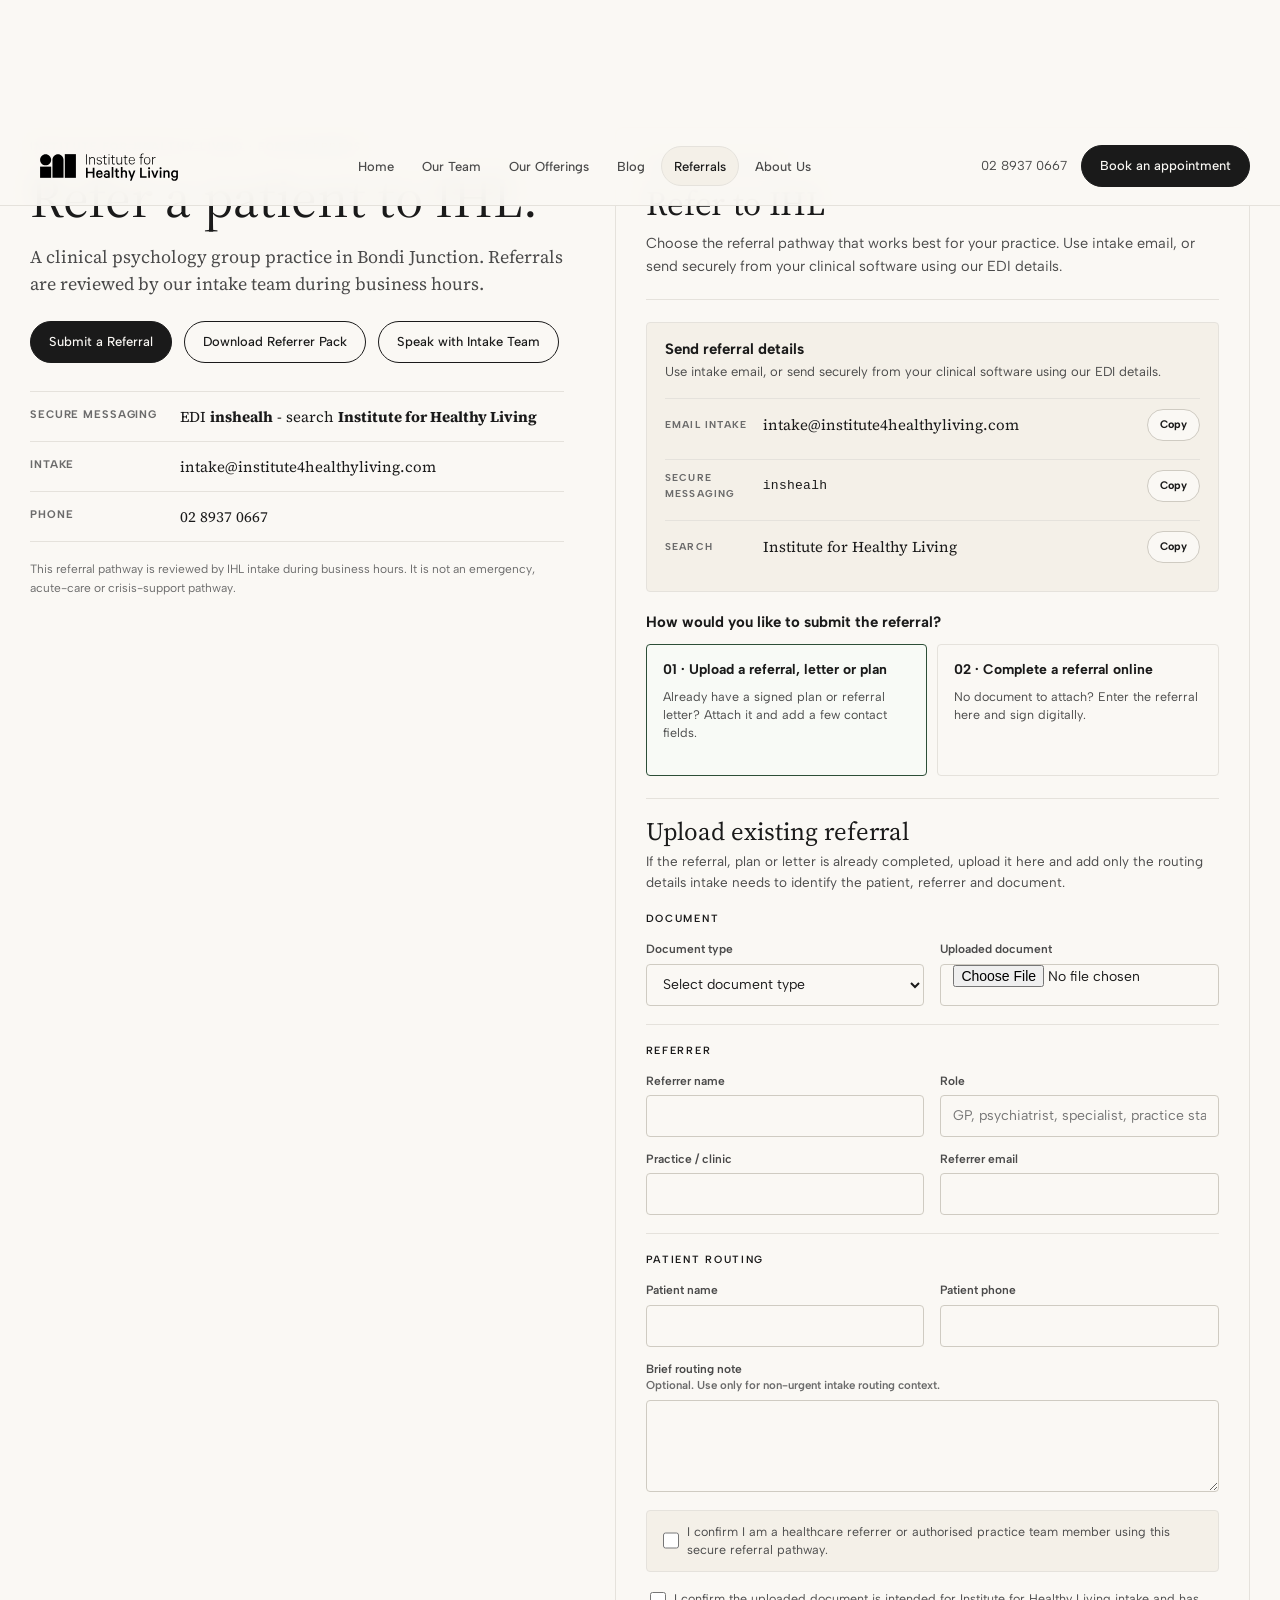
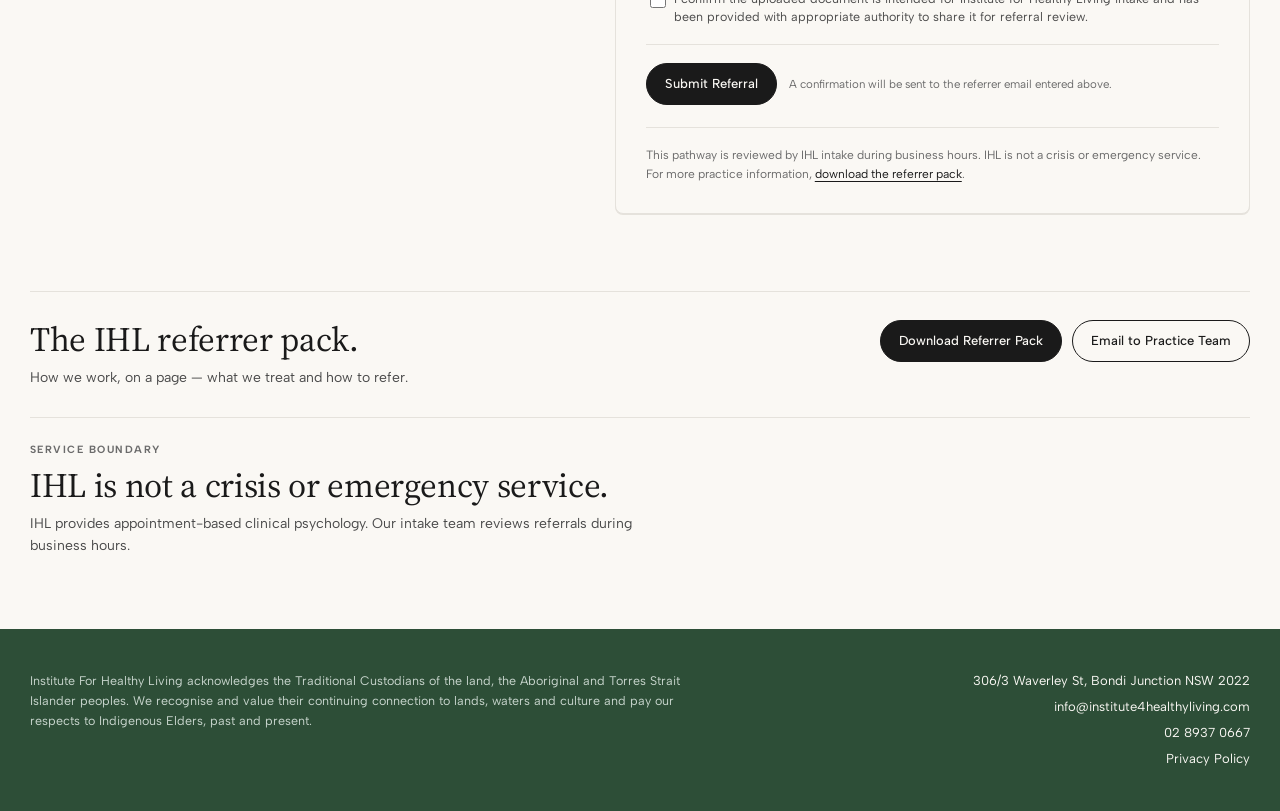
<file: referral.html>
<!doctype html>
<html lang="en-AU">
<head>
<meta charset="utf-8" />
<meta name="viewport" content="width=device-width, initial-scale=1" />
<meta http-equiv="refresh" content="0; url=./#referral-module" />
<link rel="canonical" href="./#referral-module" />
<title>Refer to IHL | Institute for Healthy Living</title>
<link rel="stylesheet" href="colors_and_type.css" />
<style>
  body {
    margin: 0;
    min-height: 100vh;
    display: grid;
    place-items: center;
    background: var(--ihl-paper);
    color: var(--ihl-ink);
    font-family: var(--sans);
  }
  main {
    width: min(560px, calc(100% - 40px));
    padding: 32px;
    border: 1px solid var(--ihl-rule);
    border-radius: var(--r-3);
    background: var(--ihl-paper);
  }
  h1 {
    margin: 0 0 12px;
    font-family: var(--serif);
    font-weight: 400;
    font-size: 32px;
    line-height: 1.1;
  }
  p {
    margin: 0 0 18px;
    color: var(--ihl-ink-soft);
  }
  a {
    color: var(--ihl-ink);
    text-underline-offset: 3px;
  }
</style>
</head>
<body>
<main>
  <h1>Continue to the referral pathway.</h1>
  <p>The referral form now sits inside the main referrer gateway.</p>
  <a href="./#referral-module">Open referral pathway</a>
</main>
</body>
</html>
</file>
<file: colors_and_type.css>
/* =============================================================
   Institute for Healthy Living — Design Tokens
   Colors, type, spacing, radii, shadows.
   Anchor reference: V28 GP Referrer Pack.
   ============================================================= */

/* -------------------------------------------------------------
   FONTS
   The brand uses two type families:
     - Family (serif, display)  — substituted with Source Serif 4
     - Calibre (sans, body/UI)  — substituted with Albert Sans
   Substitutions flagged in README. Replace @import with self-hosted
   files in /fonts when licensed copies are supplied.
   ------------------------------------------------------------- */
@import url("https://fonts.googleapis.com/css2?family=Source+Serif+4:ital,opsz,wght@0,8..60,300..700;1,8..60,300..700&family=Albert+Sans:ital,wght@0,300..700;1,300..700&display=swap");

:root {
  /* ---------- Brand colours ----------
     Primary forest green = the IHL logo colour. Everything else
     in the palette is built around it. Never use pure black or
     pure white — always the warm near-equivalents below. */
  --ihl-forest:        #2D4E37;   /* Primary brand green */
  --ihl-forest-deep:   #1F3826;   /* For pressed/active CTAs, hover dark */
  --ihl-forest-soft:   #3F6249;   /* Optional softer accent (rare) */

  --ihl-paper:         #FAF8F4;   /* Default page background (warm off-white) */
  --ihl-paper-deep:    #F4F0E8;   /* Subtle alt section, table headers */
  --ihl-ink:           #1A1A1A;   /* Body text (near-black, never #000) */
  --ihl-ink-soft:      #4A4A4A;   /* Secondary text, metadata */
  --ihl-ink-mute:      #6B6B6B;   /* Tertiary / captions */

  --ihl-rule:          #E5E2DC;   /* Hairline borders, table rules */
  --ihl-rule-strong:   #CFCBC2;   /* Slightly heavier divider */

  --ihl-cream:         #E8DCA8;   /* Tertiary accent, very sparing */

  /* On-green reverses */
  --ihl-on-forest:     #FAF8F4;   /* Text on forest background */
  --ihl-on-forest-mute:#C9D6CE;   /* Secondary text on forest */

  /* ---------- Semantic surfaces ---------- */
  --bg:                var(--ihl-paper);
  --bg-alt:            var(--ihl-paper-deep);
  --bg-invert:         var(--ihl-forest);
  --fg:                var(--ihl-ink);
  --fg-soft:           var(--ihl-ink-soft);
  --fg-mute:           var(--ihl-ink-mute);
  --fg-invert:         var(--ihl-on-forest);
  --brand:             var(--ihl-forest);
  --brand-deep:        var(--ihl-forest-deep);
  --rule:              var(--ihl-rule);
  --rule-strong:       var(--ihl-rule-strong);
  --accent:            var(--ihl-cream);

  /* ---------- Type families ---------- */
  --serif:  "Family", "Source Serif 4", "Tiempos Text", "GT Sectra",
            Georgia, "Times New Roman", serif;
  --sans:   "Calibre", "Albert Sans", "Inter", -apple-system, BlinkMacSystemFont,
            "Segoe UI", Roboto, "Helvetica Neue", Arial, sans-serif;
  --mono:   "JetBrains Mono", ui-monospace, SFMono-Regular, Menlo, Consolas, monospace;

  /* ---------- Type scale (modular, generous) ---------- */
  --fs-display:  64px;   /* 36–72 in spec; hero serif */
  --fs-h1:       40px;
  --fs-h2:       28px;
  --fs-h3:       18px;
  --fs-body:     16px;
  --fs-small:    14px;
  --fs-caption:  12px;
  --fs-eyebrow:  11px;   /* Uppercase letter-spaced */

  --lh-display:  1.08;
  --lh-heading:  1.18;
  --lh-body:     1.6;
  --lh-tight:    1.3;

  --tracking-eyebrow: 0.22em;   /* The V28 "I N S T I T U T E" pattern */
  --tracking-tight:   -0.01em;
  --tracking-normal:  0;
  --tracking-loose:   0.04em;

  /* ---------- Spacing scale (8pt-ish, with editorial allowance) ---------- */
  --s-0:    0;
  --s-1:    4px;
  --s-2:    8px;
  --s-3:   12px;
  --s-4:   16px;
  --s-5:   24px;
  --s-6:   32px;
  --s-7:   48px;
  --s-8:   64px;
  --s-9:   96px;
  --s-10: 128px;

  /* ---------- Radii ----------
     IHL is editorial — radii are restrained. Buttons get pills
     (~999px); cards and tiles stay square or very lightly rounded. */
  --r-0:   0px;
  --r-1:   2px;     /* Hairline inputs, table cells */
  --r-2:   4px;     /* Cards, panels */
  --r-3:   8px;     /* Generous container */
  --r-pill: 999px;  /* Buttons, badges */

  /* ---------- Borders ---------- */
  --bw-hairline: 1px;
  --bw-rule:     1px;
  --bw-strong:   2px;

  /* ---------- Shadows ----------
     Print-feel system: no glossy drop shadows. Elevation comes
     from hairlines, surfaces, and the warm paper background.
     A single soft shadow exists for modal/popover only. */
  --shadow-0: none;
  --shadow-1: 0 1px 0 var(--rule);                       /* underline-as-shadow */
  --shadow-pop: 0 16px 40px -16px rgba(31, 56, 38, 0.18),
                0 4px 12px -4px rgba(31, 56, 38, 0.10);

  /* ---------- Layout ---------- */
  --max-content: 1200px;
  --max-prose:   680px;
  --gutter:      24px;

  /* ---------- Motion ----------
     IHL prefers restraint — short eases, no bounces, no parallax. */
  --ease-standard:  cubic-bezier(0.2, 0.0, 0.0, 1);
  --ease-emphasis:  cubic-bezier(0.2, 0.0, 0.0, 1);
  --dur-fast:   120ms;
  --dur-base:   180ms;
  --dur-slow:   320ms;
}

/* =============================================================
   BASE + SEMANTIC ELEMENT STYLES
   Apply these by including this file at the top of any artefact.
   ============================================================= */

html, body {
  background: var(--bg);
  color: var(--fg);
  font-family: var(--sans);
  font-size: var(--fs-body);
  line-height: var(--lh-body);
  -webkit-font-smoothing: antialiased;
  text-rendering: optimizeLegibility;
}

* { box-sizing: border-box; }

::selection { background: var(--ihl-forest); color: var(--ihl-on-forest); }

/* ---------- Headings ---------- */
h1, .h1, .display {
  font-family: var(--serif);
  font-weight: 400;
  font-size: var(--fs-display);
  line-height: var(--lh-display);
  letter-spacing: var(--tracking-tight);
  color: var(--fg);
  margin: 0 0 var(--s-5);
  text-wrap: balance;
}
h2, .h2 {
  font-family: var(--serif);
  font-weight: 400;
  font-size: var(--fs-h1);
  line-height: var(--lh-heading);
  letter-spacing: var(--tracking-tight);
  margin: 0 0 var(--s-4);
  text-wrap: balance;
}
h3, .h3 {
  font-family: var(--sans);
  font-weight: 500;
  font-size: var(--fs-h3);
  line-height: var(--lh-heading);
  letter-spacing: var(--tracking-normal);
  margin: 0 0 var(--s-3);
}

/* The V28 signature "section opener" eyebrow:
   I N S T I T U T E   F O R   H E A L T H Y   L I V I N G  ·  R E F E R R E R   G U I D E */
.eyebrow {
  font-family: var(--sans);
  font-weight: 500;
  font-size: var(--fs-eyebrow);
  letter-spacing: var(--tracking-eyebrow);
  text-transform: uppercase;
  color: var(--fg-soft);
}

/* ---------- Body ---------- */
p {
  margin: 0 0 var(--s-4);
  max-width: var(--max-prose);
  text-wrap: pretty;
}
small, .caption {
  font-size: var(--fs-caption);
  color: var(--fg-mute);
  letter-spacing: var(--tracking-loose);
  text-transform: uppercase;
}

/* ---------- Links ---------- */
a {
  color: var(--brand);
  text-decoration: underline;
  text-underline-offset: 3px;
  text-decoration-thickness: 1px;
  transition: color var(--dur-fast) var(--ease-standard);
}
a:hover { color: var(--brand-deep); }

/* ---------- Hairline rule ---------- */
hr, .rule {
  border: 0;
  border-top: var(--bw-hairline) solid var(--rule);
  margin: var(--s-7) 0;
}

/* ---------- Tables (V28 spec/metadata strip) ---------- */
.spec-row {
  display: grid;
  grid-template-columns: 180px 1fr;
  gap: var(--s-4);
  padding: var(--s-3) 0;
  border-bottom: var(--bw-hairline) solid var(--rule);
  font-size: var(--fs-small);
}
.spec-row > dt {
  text-transform: uppercase;
  letter-spacing: var(--tracking-loose);
  color: var(--fg-soft);
  font-weight: 500;
}
.spec-row > dd { margin: 0; color: var(--fg); }
</file>
<file: publish/colors_and_type.css>
/* =============================================================
   Institute for Healthy Living — Design Tokens
   Colors, type, spacing, radii, shadows.
   Anchor reference: V28 GP Referrer Pack.
   ============================================================= */

/* -------------------------------------------------------------
   FONTS
   The brand uses two type families:
     - Family (serif, display)  — substituted with Source Serif 4
     - Calibre (sans, body/UI)  — substituted with Albert Sans
   Substitutions flagged in README. Replace @import with self-hosted
   files in /fonts when licensed copies are supplied.
   ------------------------------------------------------------- */
@import url("https://fonts.googleapis.com/css2?family=Source+Serif+4:ital,opsz,wght@0,8..60,300..700;1,8..60,300..700&family=Albert+Sans:ital,wght@0,300..700;1,300..700&display=swap");

:root {
  /* ---------- Brand colours ----------
     Primary forest green = the IHL logo colour. Everything else
     in the palette is built around it. Never use pure black or
     pure white — always the warm near-equivalents below. */
  --ihl-forest:        #2D4E37;   /* Primary brand green */
  --ihl-forest-deep:   #1F3826;   /* For pressed/active CTAs, hover dark */
  --ihl-forest-soft:   #3F6249;   /* Optional softer accent (rare) */

  --ihl-paper:         #FAF8F4;   /* Default page background (warm off-white) */
  --ihl-paper-deep:    #F4F0E8;   /* Subtle alt section, table headers */
  --ihl-ink:           #1A1A1A;   /* Body text (near-black, never #000) */
  --ihl-ink-soft:      #4A4A4A;   /* Secondary text, metadata */
  --ihl-ink-mute:      #6B6B6B;   /* Tertiary / captions */

  --ihl-rule:          #E5E2DC;   /* Hairline borders, table rules */
  --ihl-rule-strong:   #CFCBC2;   /* Slightly heavier divider */

  --ihl-cream:         #E8DCA8;   /* Tertiary accent, very sparing */

  /* On-green reverses */
  --ihl-on-forest:     #FAF8F4;   /* Text on forest background */
  --ihl-on-forest-mute:#C9D6CE;   /* Secondary text on forest */

  /* ---------- Semantic surfaces ---------- */
  --bg:                var(--ihl-paper);
  --bg-alt:            var(--ihl-paper-deep);
  --bg-invert:         var(--ihl-forest);
  --fg:                var(--ihl-ink);
  --fg-soft:           var(--ihl-ink-soft);
  --fg-mute:           var(--ihl-ink-mute);
  --fg-invert:         var(--ihl-on-forest);
  --brand:             var(--ihl-forest);
  --brand-deep:        var(--ihl-forest-deep);
  --rule:              var(--ihl-rule);
  --rule-strong:       var(--ihl-rule-strong);
  --accent:            var(--ihl-cream);

  /* ---------- Type families ---------- */
  --serif:  "Source Serif 4", "Family", "Tiempos Text", "GT Sectra",
            Georgia, "Times New Roman", serif;
  --sans:   "Albert Sans", "Calibre", "Inter", -apple-system, BlinkMacSystemFont,
            "Segoe UI", Roboto, "Helvetica Neue", Arial, sans-serif;
  --mono:   "JetBrains Mono", ui-monospace, SFMono-Regular, Menlo, Consolas, monospace;

  /* ---------- Type scale (modular, generous) ---------- */
  --fs-display:  64px;   /* 36–72 in spec; hero serif */
  --fs-h1:       40px;
  --fs-h2:       28px;
  --fs-h3:       18px;
  --fs-body:     16px;
  --fs-small:    14px;
  --fs-caption:  12px;
  --fs-eyebrow:  11px;   /* Uppercase letter-spaced */

  --lh-display:  1.08;
  --lh-heading:  1.18;
  --lh-body:     1.6;
  --lh-tight:    1.3;

  --tracking-eyebrow: 0.22em;   /* The V28 "I N S T I T U T E" pattern */
  --tracking-tight:   -0.01em;
  --tracking-normal:  0;
  --tracking-loose:   0.04em;

  /* ---------- Spacing scale (8pt-ish, with editorial allowance) ---------- */
  --s-0:    0;
  --s-1:    4px;
  --s-2:    8px;
  --s-3:   12px;
  --s-4:   16px;
  --s-5:   24px;
  --s-6:   32px;
  --s-7:   48px;
  --s-8:   64px;
  --s-9:   96px;
  --s-10: 128px;

  /* ---------- Radii ----------
     IHL is editorial — radii are restrained. Buttons get pills
     (~999px); cards and tiles stay square or very lightly rounded. */
  --r-0:   0px;
  --r-1:   2px;     /* Hairline inputs, table cells */
  --r-2:   4px;     /* Cards, panels */
  --r-3:   8px;     /* Generous container */
  --r-pill: 999px;  /* Buttons, badges */

  /* ---------- Borders ---------- */
  --bw-hairline: 1px;
  --bw-rule:     1px;
  --bw-strong:   2px;

  /* ---------- Shadows ----------
     Print-feel system: no glossy drop shadows. Elevation comes
     from hairlines, surfaces, and the warm paper background.
     A single soft shadow exists for modal/popover only. */
  --shadow-0: none;
  --shadow-1: 0 1px 0 var(--rule);                       /* underline-as-shadow */
  --shadow-pop: 0 16px 40px -16px rgba(31, 56, 38, 0.18),
                0 4px 12px -4px rgba(31, 56, 38, 0.10);

  /* ---------- Layout ---------- */
  --max-content: 1200px;
  --max-prose:   680px;
  --gutter:      24px;

  /* ---------- Motion ----------
     IHL prefers restraint — short eases, no bounces, no parallax. */
  --ease-standard:  cubic-bezier(0.2, 0.0, 0.0, 1);
  --ease-emphasis:  cubic-bezier(0.2, 0.0, 0.0, 1);
  --dur-fast:   120ms;
  --dur-base:   180ms;
  --dur-slow:   320ms;
}

/* =============================================================
   BASE + SEMANTIC ELEMENT STYLES
   Apply these by including this file at the top of any artefact.
   ============================================================= */

html, body {
  background: var(--bg);
  color: var(--fg);
  font-family: var(--sans);
  font-size: var(--fs-body);
  line-height: var(--lh-body);
  -webkit-font-smoothing: antialiased;
  text-rendering: optimizeLegibility;
}

* { box-sizing: border-box; }

::selection { background: var(--ihl-forest); color: var(--ihl-on-forest); }

/* ---------- Headings ---------- */
h1, .h1, .display {
  font-family: var(--serif);
  font-weight: 400;
  font-size: var(--fs-display);
  line-height: var(--lh-display);
  letter-spacing: var(--tracking-tight);
  color: var(--fg);
  margin: 0 0 var(--s-5);
  text-wrap: balance;
}
h2, .h2 {
  font-family: var(--serif);
  font-weight: 400;
  font-size: var(--fs-h1);
  line-height: var(--lh-heading);
  letter-spacing: var(--tracking-tight);
  margin: 0 0 var(--s-4);
  text-wrap: balance;
}
h3, .h3 {
  font-family: var(--sans);
  font-weight: 500;
  font-size: var(--fs-h3);
  line-height: var(--lh-heading);
  letter-spacing: var(--tracking-normal);
  margin: 0 0 var(--s-3);
}

/* The V28 signature "section opener" eyebrow:
   I N S T I T U T E   F O R   H E A L T H Y   L I V I N G  ·  R E F E R R E R   G U I D E */
.eyebrow {
  font-family: var(--sans);
  font-weight: 500;
  font-size: var(--fs-eyebrow);
  letter-spacing: var(--tracking-eyebrow);
  text-transform: uppercase;
  color: var(--fg-soft);
}

/* ---------- Body ---------- */
p {
  margin: 0 0 var(--s-4);
  max-width: var(--max-prose);
  text-wrap: pretty;
}
small, .caption {
  font-size: var(--fs-caption);
  color: var(--fg-mute);
  letter-spacing: var(--tracking-loose);
  text-transform: uppercase;
}

/* ---------- Links ---------- */
a {
  color: var(--brand);
  text-decoration: underline;
  text-underline-offset: 3px;
  text-decoration-thickness: 1px;
  transition: color var(--dur-fast) var(--ease-standard);
}
a:hover { color: var(--brand-deep); }

/* ---------- Hairline rule ---------- */
hr, .rule {
  border: 0;
  border-top: var(--bw-hairline) solid var(--rule);
  margin: var(--s-7) 0;
}

/* ---------- Tables (V28 spec/metadata strip) ---------- */
.spec-row {
  display: grid;
  grid-template-columns: 180px 1fr;
  gap: var(--s-4);
  padding: var(--s-3) 0;
  border-bottom: var(--bw-hairline) solid var(--rule);
  font-size: var(--fs-small);
}
.spec-row > dt {
  text-transform: uppercase;
  letter-spacing: var(--tracking-loose);
  color: var(--fg-soft);
  font-weight: 500;
}
.spec-row > dd { margin: 0; color: var(--fg); }
</file>
